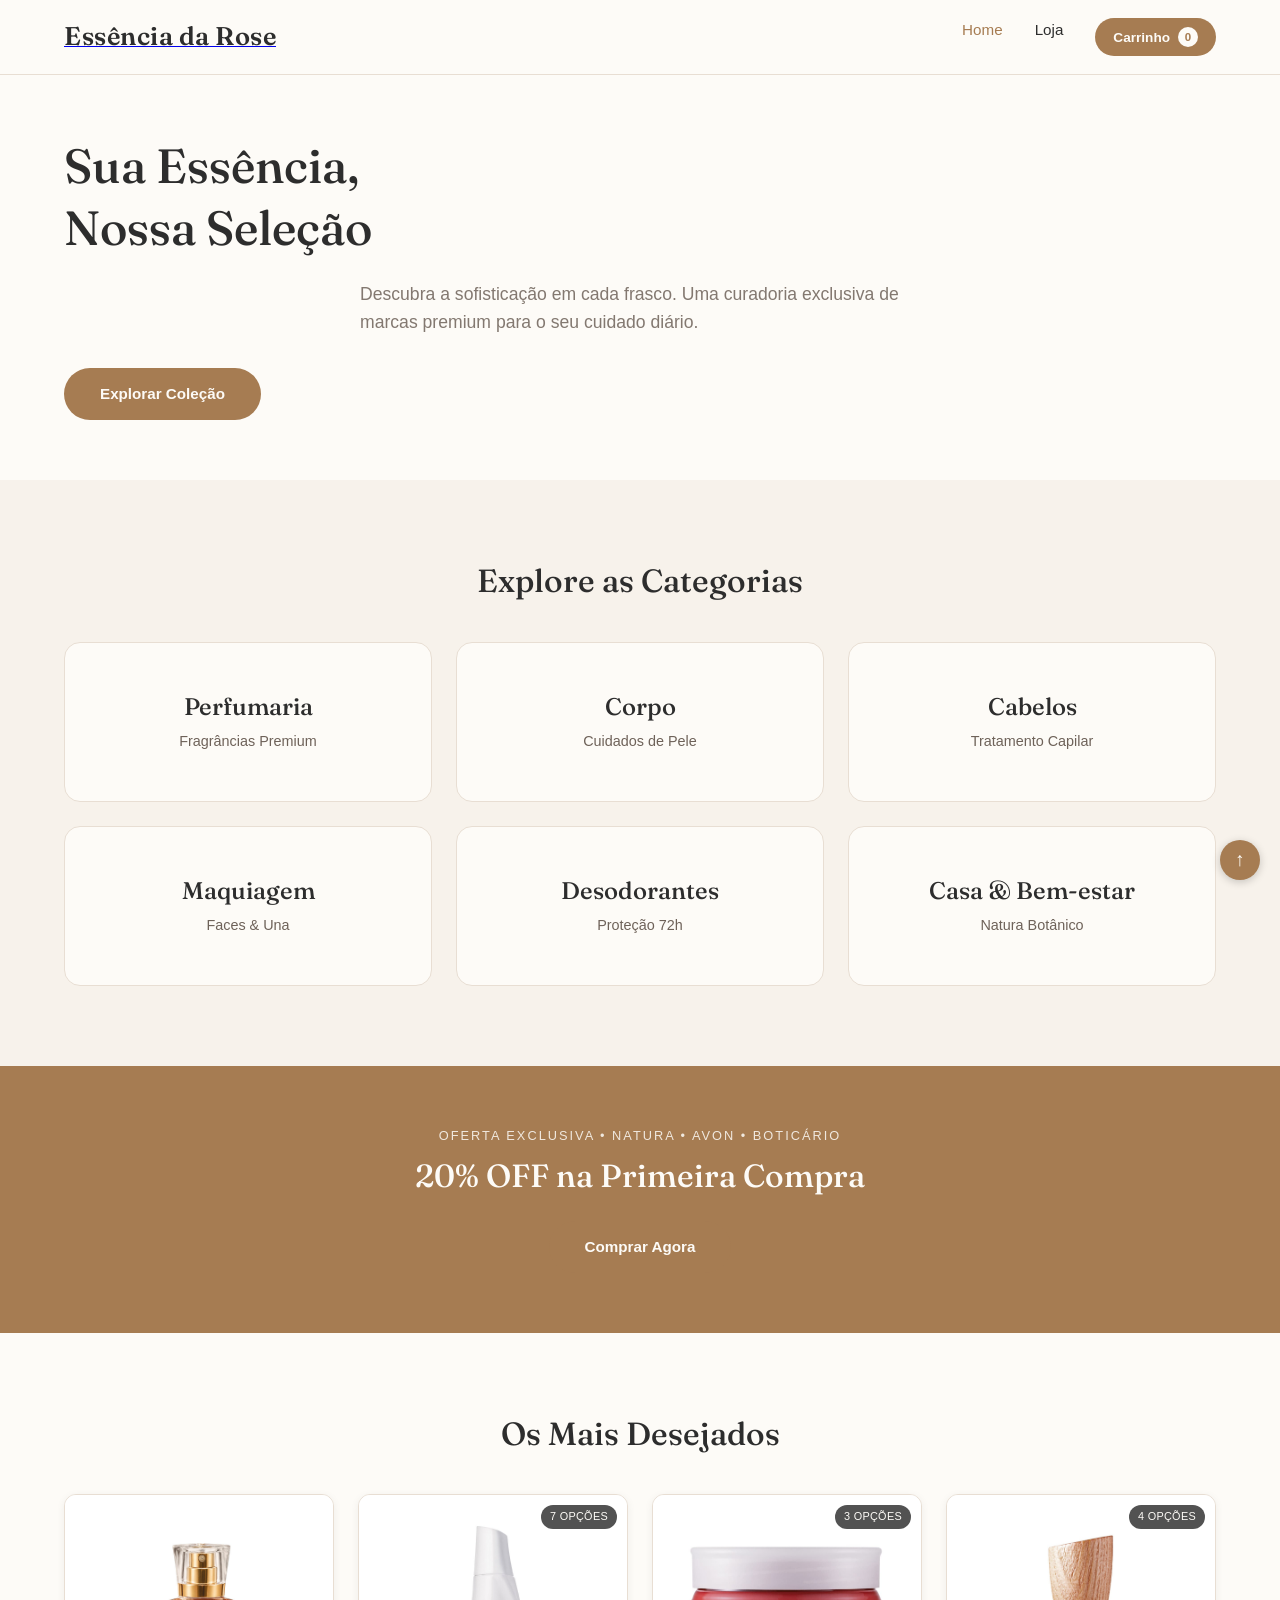
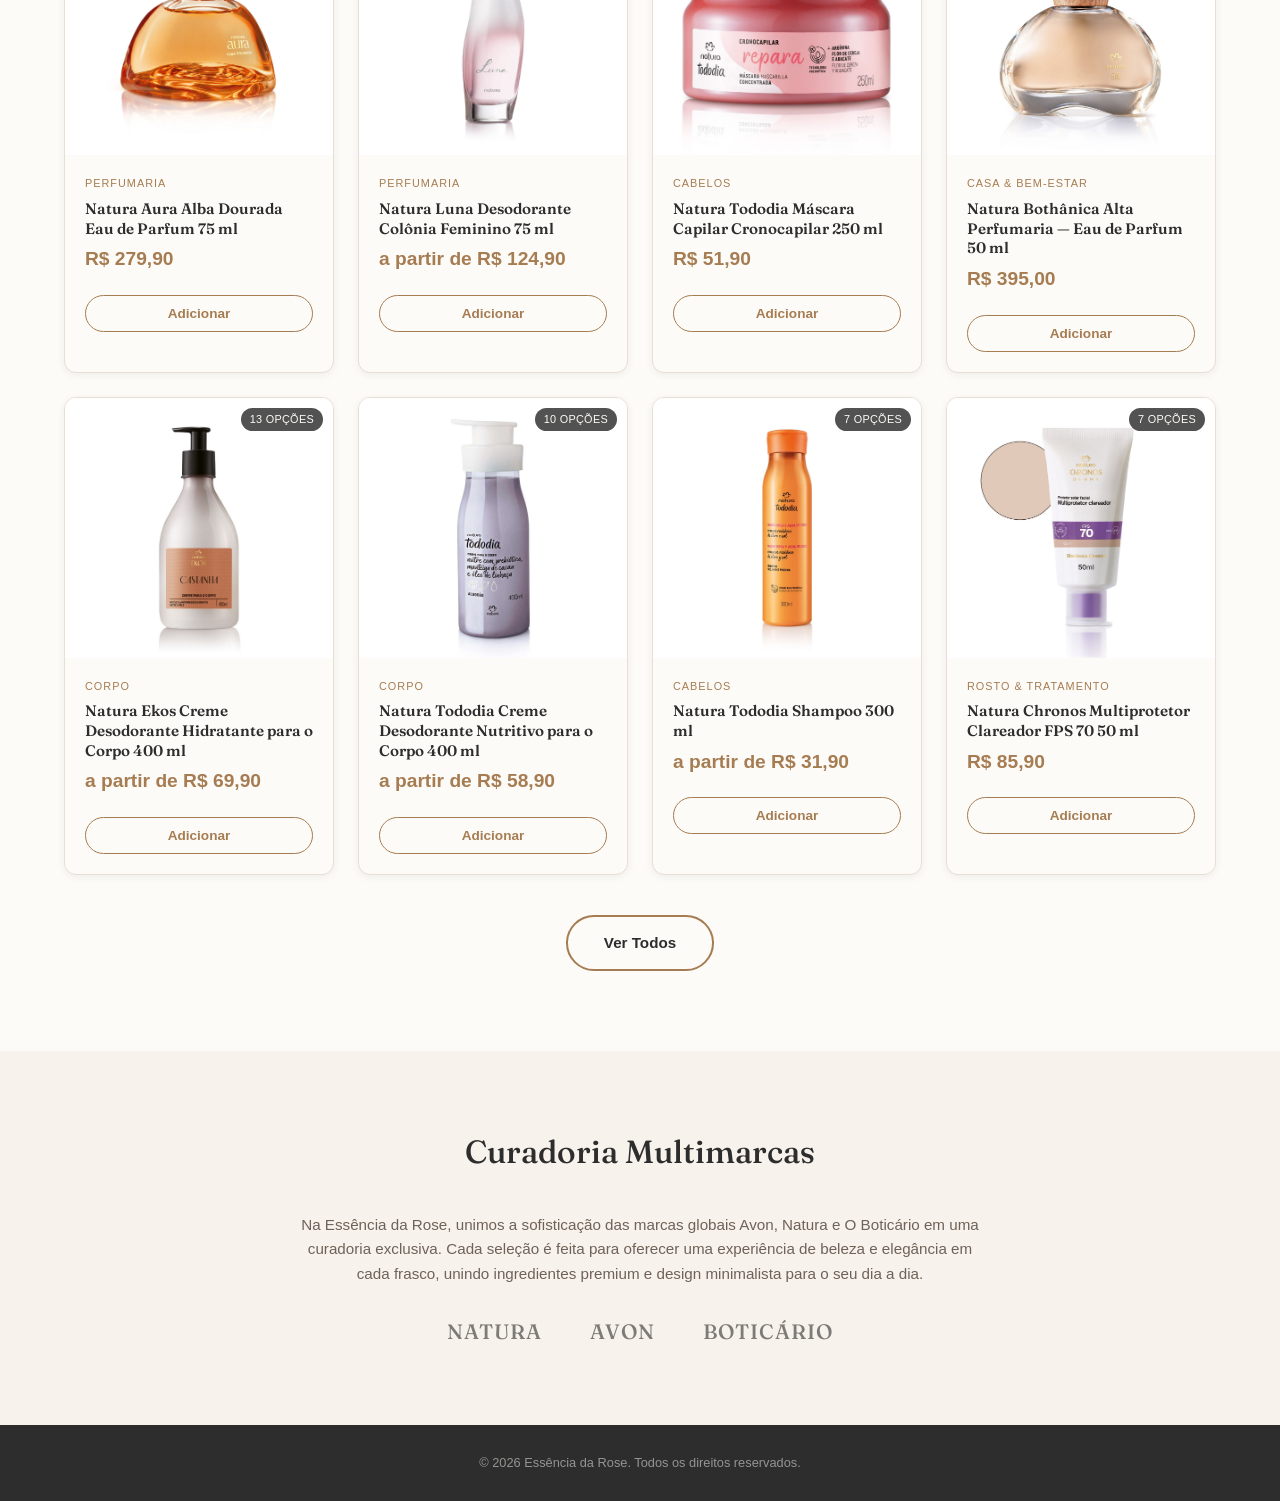
<file: index.html>
<!DOCTYPE html>
<html lang="pt-BR">
<head>
    <meta charset="UTF-8">
    <meta name="viewport" content="width=device-width, initial-scale=1.0">
    <title>Essência da Rose</title>
    <link rel="stylesheet" href="css/style.css">
    <link rel="preconnect" href="https://fonts.googleapis.com">
    <link href="https://fonts.googleapis.com/css2?family=Fraunces:opsz,wght@9..144,400;9..144,500;9..144,600;9..144,700&family=Helvetica+Neue:wght@400;500;600&display=swap" rel="stylesheet">
</head>
<body class="responsive">

    <div id="SITE_CONTAINER">
        <div id="site-root">
            <div id="masterPage" class="mesh-layout">

                <div id="SITE_HEADER">
                    <nav class="navbar">
                        <div class="nav-container">
                            <a href="index.html" class="logo">
                                <span class="logo-text">Essência da Rose</span>
                            </a>
                            <div class="nav-links">
                                <a href="index.html" class="active">Home</a>
                                <a href="loja.html">Loja</a>
                            </div>
                        </div>
                    </nav>
                </div>

                <div id="WIX_ADS"></div>

                <div id="PAGES_CONTAINER">
                    <div id="main_MF" class="main_MF">

                        <section class="site-section">
                            <div class="section-inner">
                                <div class="container">
                                    <div class="hero-content">
                                        <h1>Sua Essência,<br>Nossa Seleção</h1>
                                        <p>Descubra a sofisticação em cada frasco. Uma curadoria exclusiva de marcas premium para o seu cuidado diário.</p>
                                        <a href="loja.html" class="btn-primary">Explorar Coleção</a>
                                    </div>
                                </div>
                            </div>
                        </section>

                        <section class="site-section categories">
                            <div class="section-inner">
                                <div class="container">
                                    <h2 class="section-title">Explore as Categorias</h2>
                                    <div class="category-grid">
                                        <a href="loja.html?cat=Perfumaria" class="category-card">
                                            <h3>Perfumaria</h3>
                                            <p>Fragrâncias Premium</p>
                                        </a>
                                        <a href="loja.html?cat=Corpo" class="category-card">
                                            <h3>Corpo</h3>
                                            <p>Cuidados de Pele</p>
                                        </a>
                                        <a href="loja.html?cat=Cabelos" class="category-card">
                                            <h3>Cabelos</h3>
                                            <p>Tratamento Capilar</p>
                                        </a>
                                        <a href="loja.html?cat=Maquiagem" class="category-card">
                                            <h3>Maquiagem</h3>
                                            <p>Faces &amp; Una</p>
                                        </a>
                                        <a href="loja.html?cat=Desodorantes" class="category-card">
                                            <h3>Desodorantes</h3>
                                            <p>Proteção 72h</p>
                                        </a>
                                        <a href="loja.html?cat=Casa%20%26%20Bem-estar" class="category-card">
                                            <h3>Casa &amp; Bem-estar</h3>
                                            <p>Natura Botânico</p>
                                        </a>
                                    </div>
                                </div>
                            </div>
                        </section>

                        <section class="site-section offer-banner">
                            <div class="section-inner">
                                <div class="container">
                                    <div class="offer-content">
                                        <p class="offer-brand">OFERTA EXCLUSIVA • NATURA • AVON • BOTICÁRIO</p>
                                        <h2>20% OFF na Primeira Compra</h2>
                                        <a href="loja.html" class="btn-primary">Comprar Agora</a>
                                    </div>
                                </div>
                            </div>
                        </section>

                        <section class="site-section featured-products">
                            <div class="section-inner">
                                <div class="container">
                                    <h2 class="section-title">Os Mais Desejados</h2>
                                    <div id="products-grid" class="products-grid">
                                    </div>
                                    <div class="view-all">
                                        <a href="loja.html" class="btn-secondary">Ver Todos</a>
                                    </div>
                                </div>
                            </div>
                        </section>

                        <section class="site-section brands-section">
                            <div class="section-inner">
                                <div class="container">
                                    <h2 class="section-title">Curadoria Multimarcas</h2>
                                    <p class="brands-desc">Na Essência da Rose, unimos a sofisticação das marcas globais Avon, Natura e O Boticário em uma curadoria exclusiva. Cada seleção é feita para oferecer uma experiência de beleza e elegância em cada frasco, unindo ingredientes premium e design minimalista para o seu dia a dia.</p>
                                    <div class="brands-logos">
                                        <span class="brand-name">NATURA</span>
                                        <span class="brand-name">AVON</span>
                                        <span class="brand-name">BOTICÁRIO</span>
                                    </div>
                                </div>
                            </div>
                        </section>

                    </div>
                </div>

                <div id="BACKGROUND_GROUP_TRANSITION_GROUP"></div>

                <div id="SITE_FOOTER">
                    <footer class="footer">
                        <div class="container">
                            <div class="footer-bottom">
                                <p>&copy; 2026 Essência da Rose. Todos os direitos reservados.</p>
                            </div>
                        </div>
                    </footer>
                </div>

            </div>
        </div>
        <div id="SCROLL_TO_TOP">
            <a href="#top" title="Voltar ao topo">↑</a>
        </div>
    </div>

    <script src="js/products.js"></script>
    <script src="js/product-images.js"></script>
    <script src="js/script.js"></script>
</body>
</html>
</file>
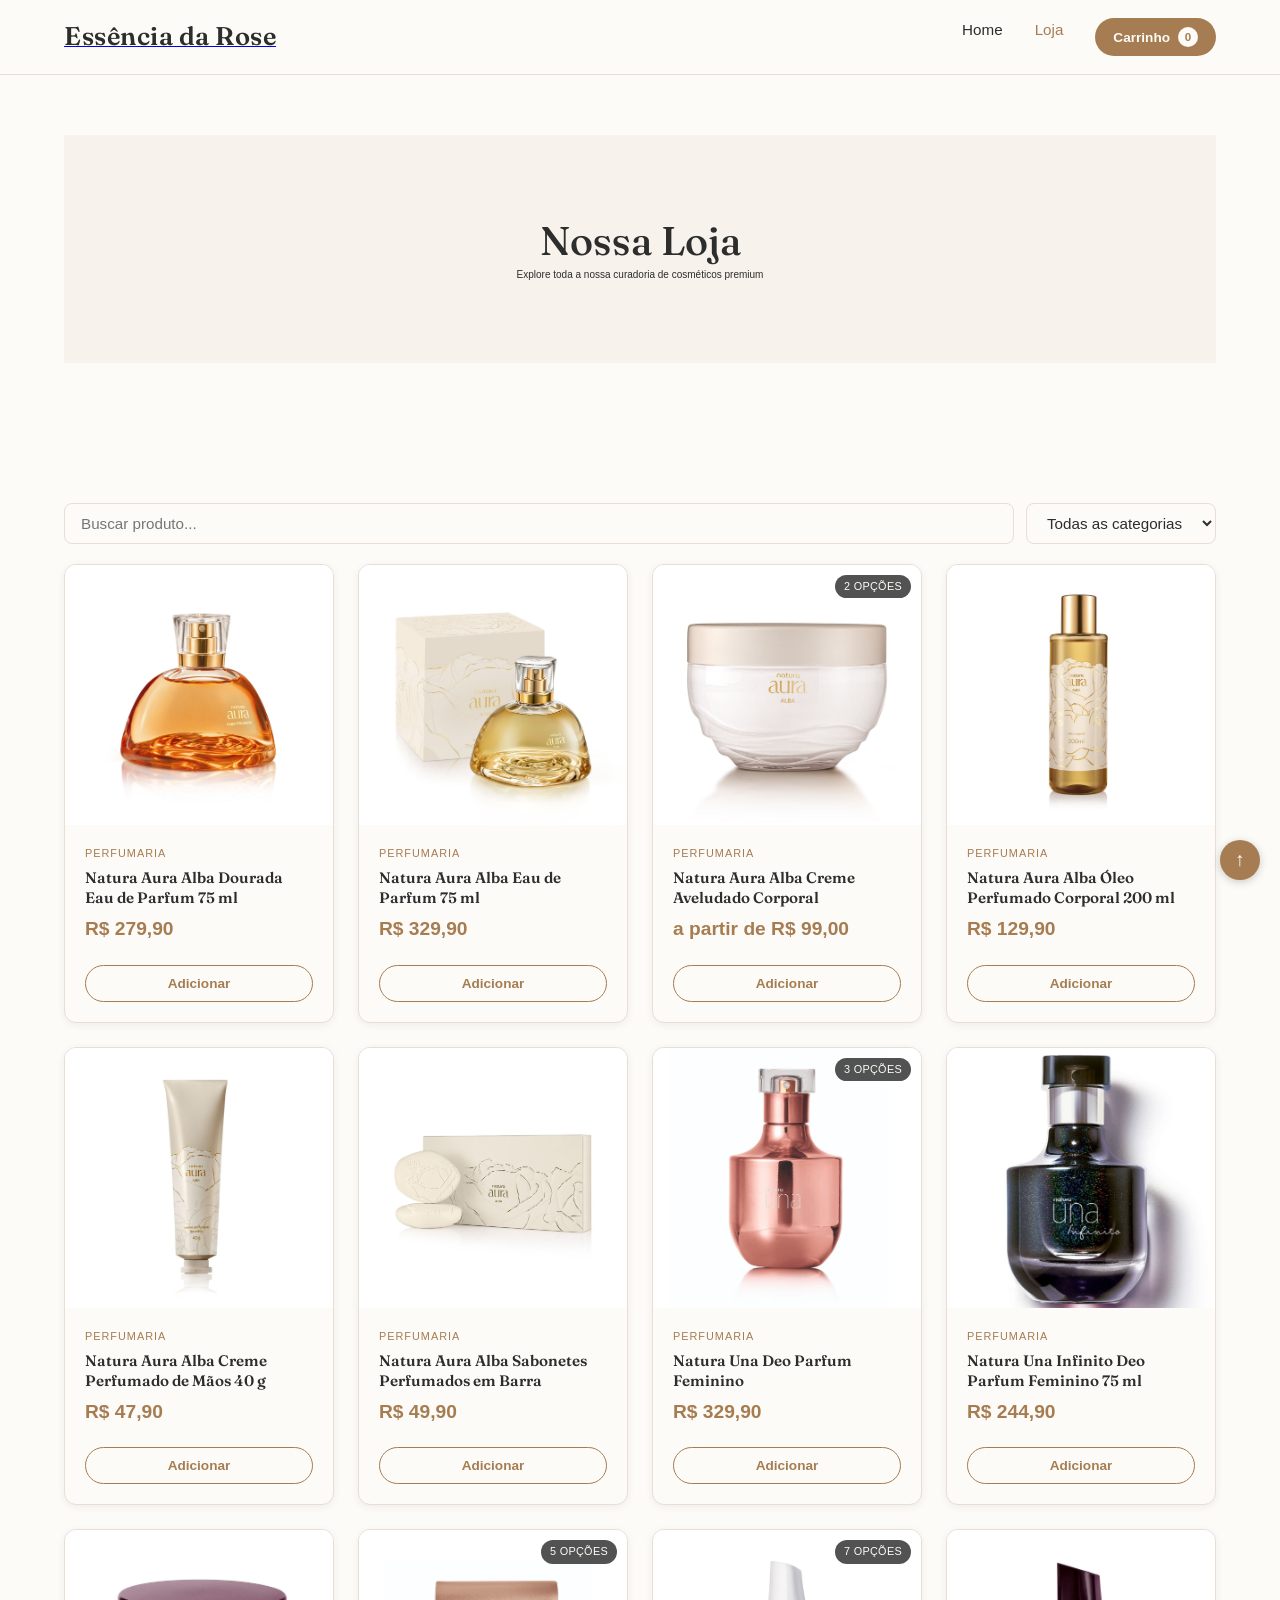
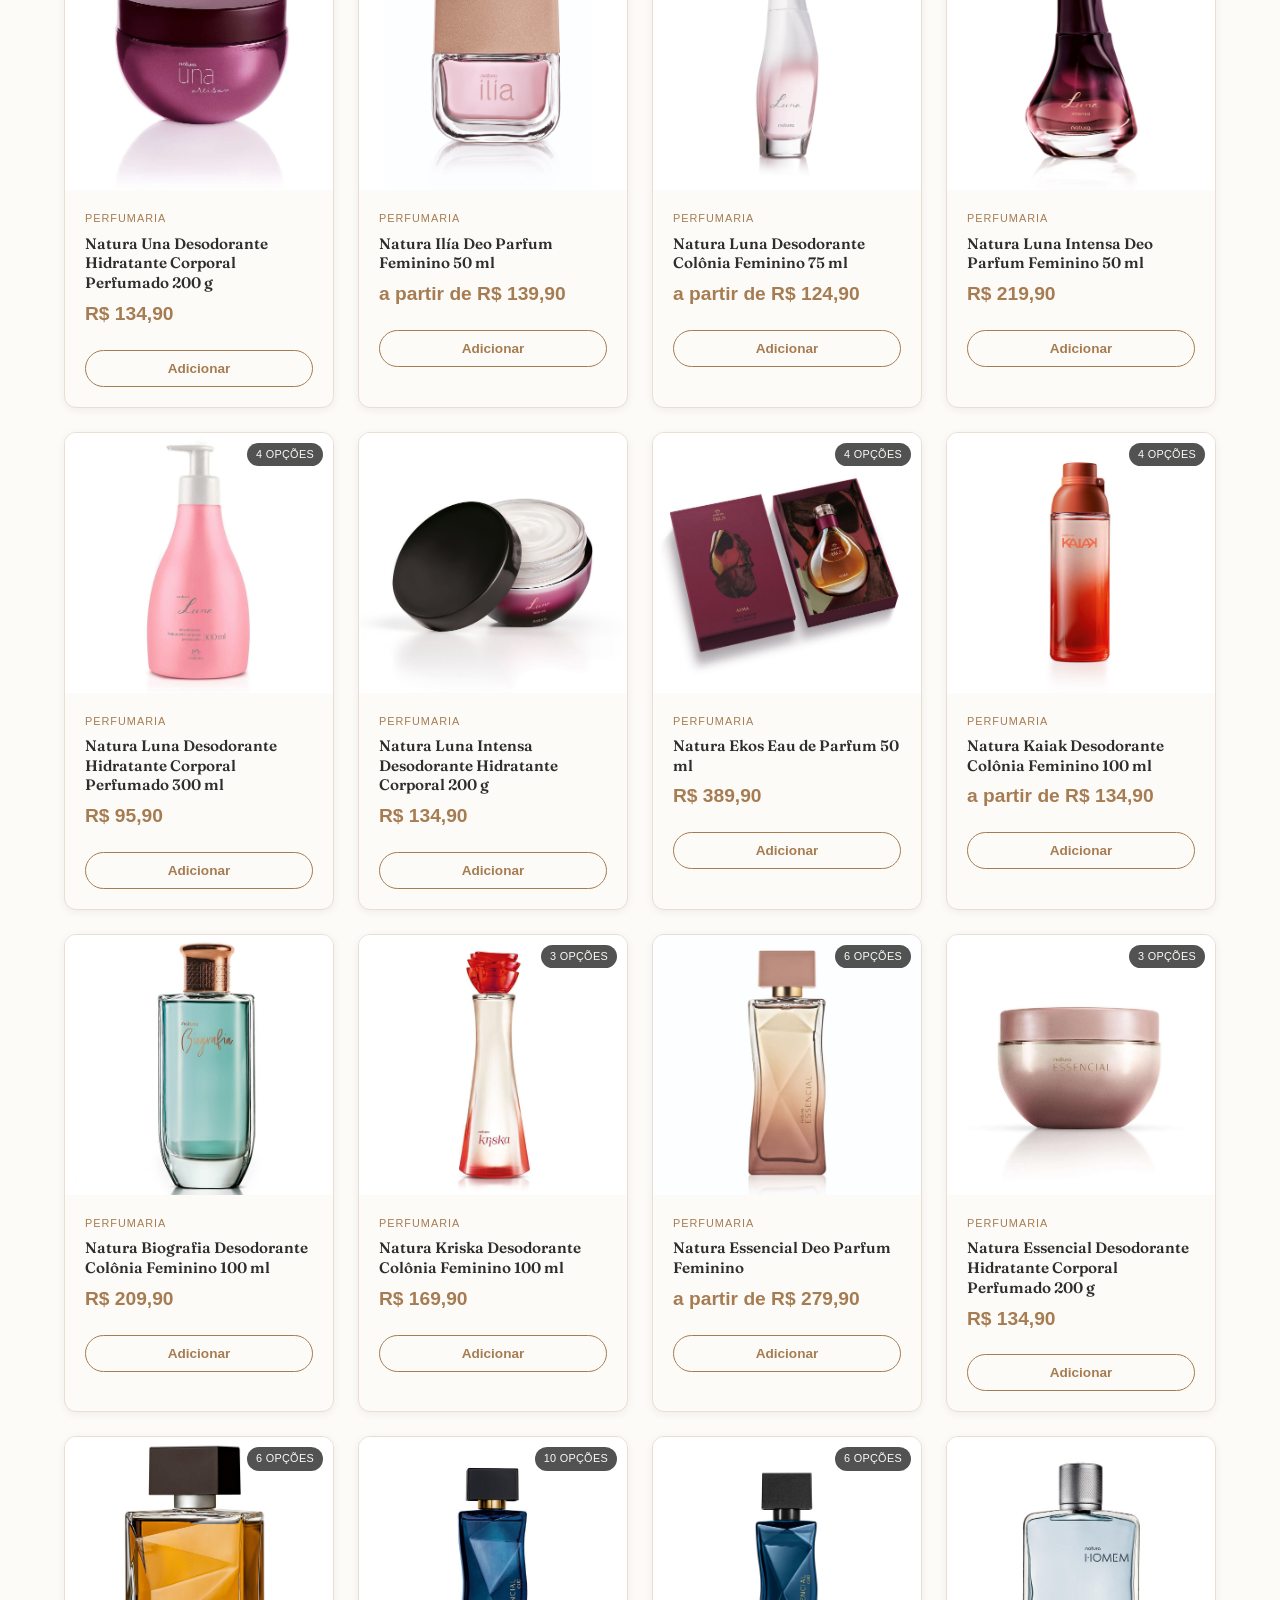
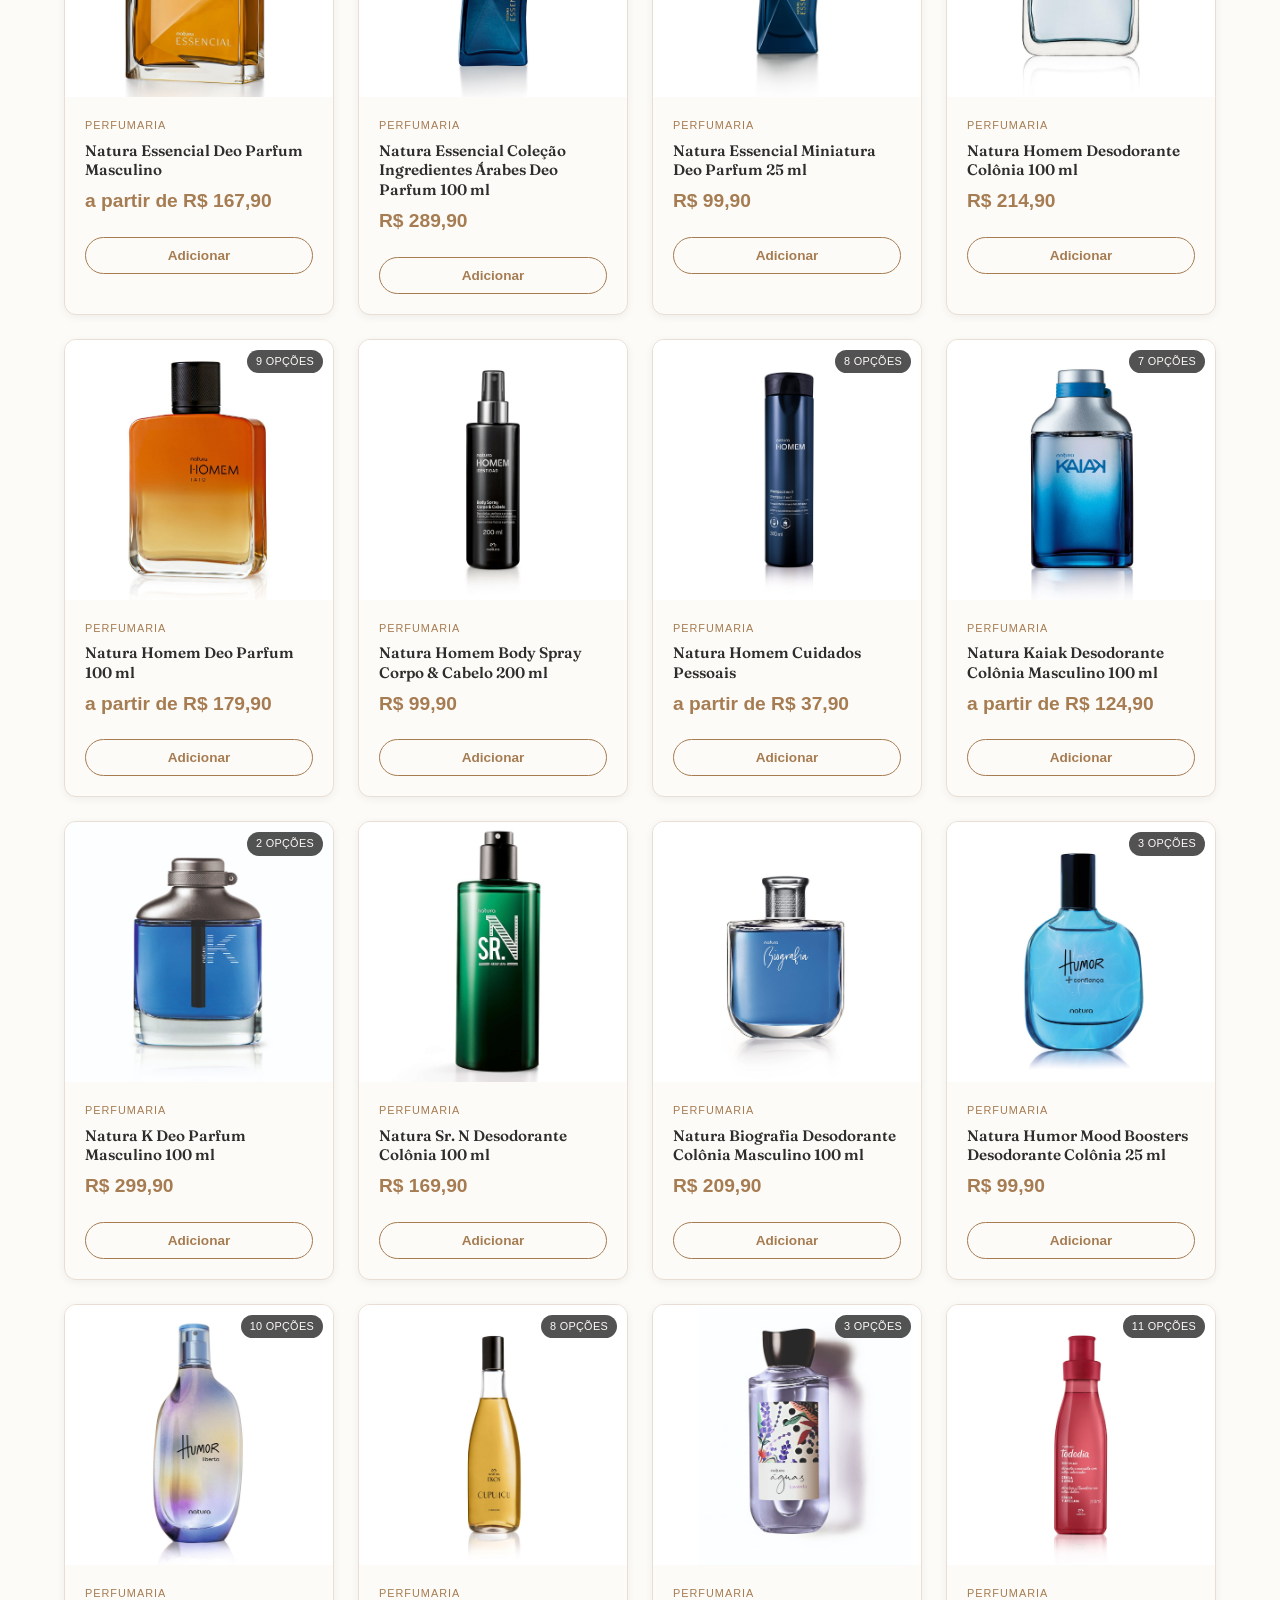
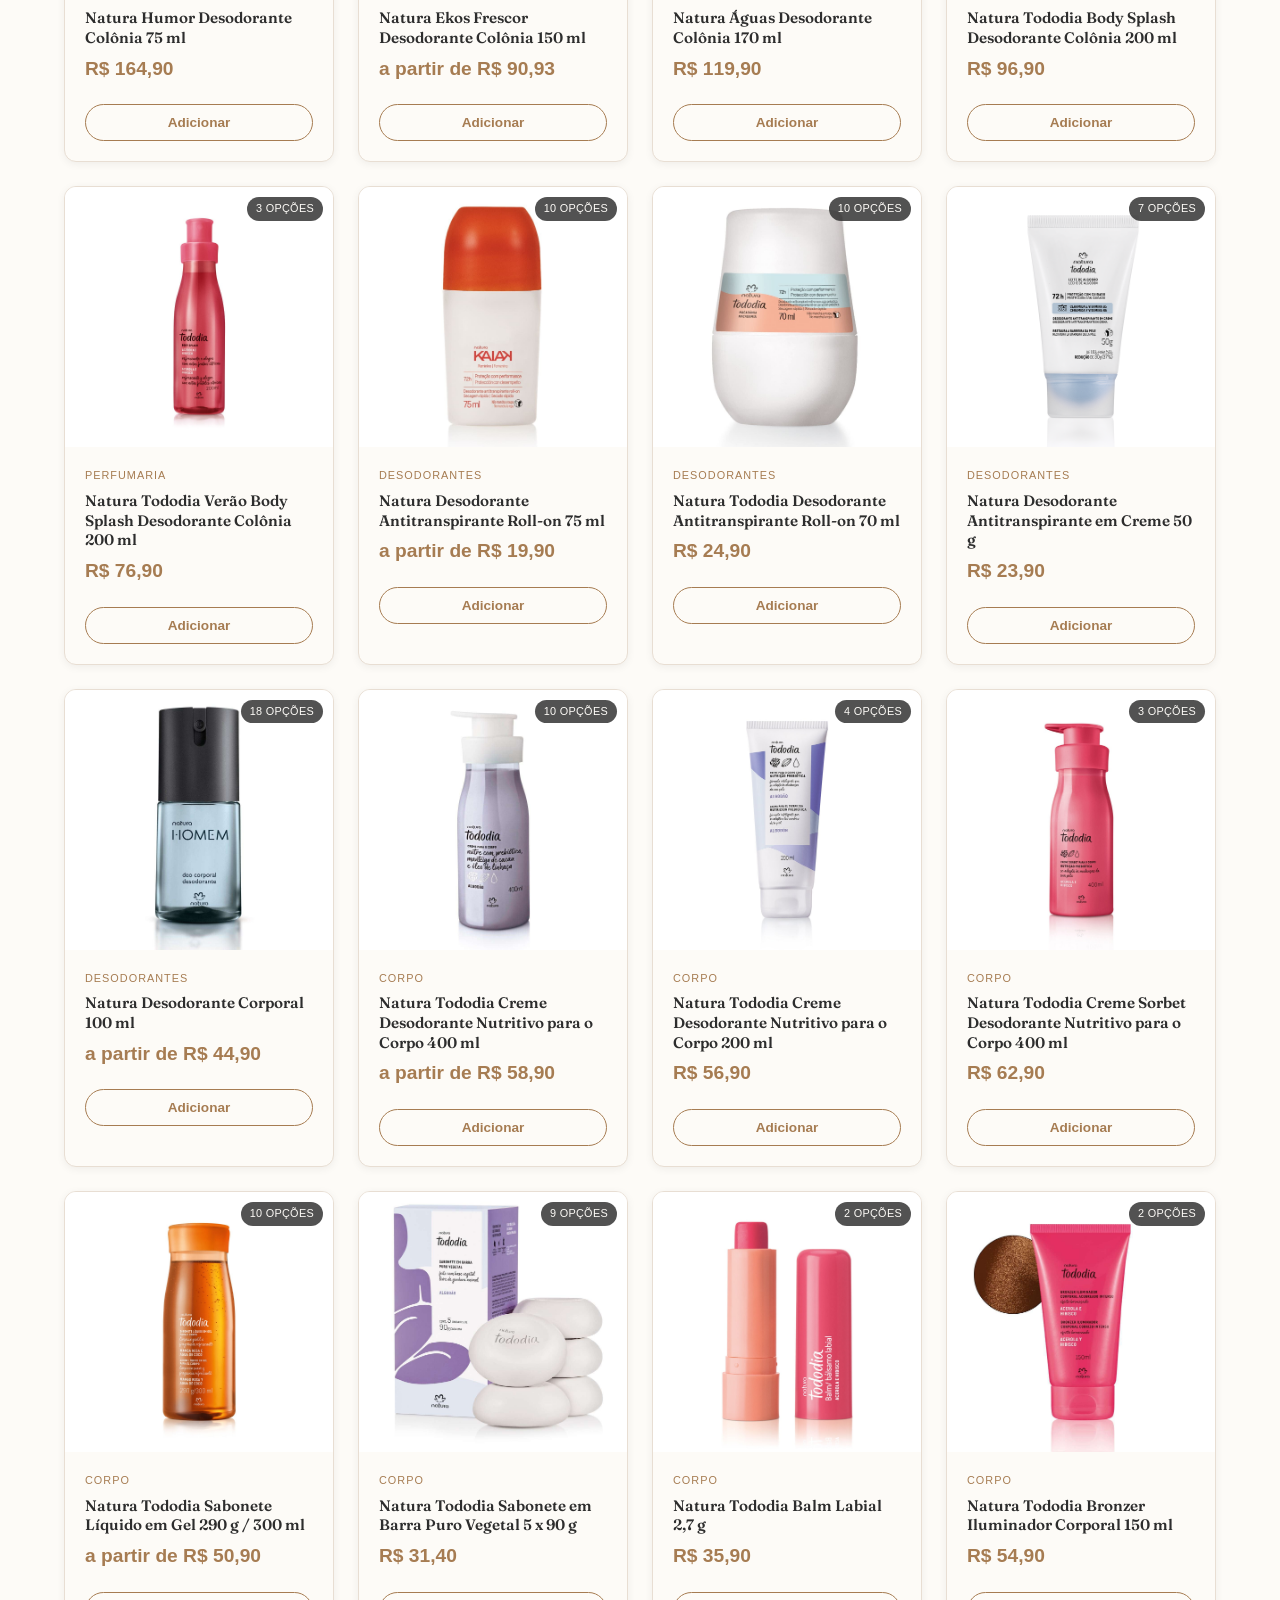
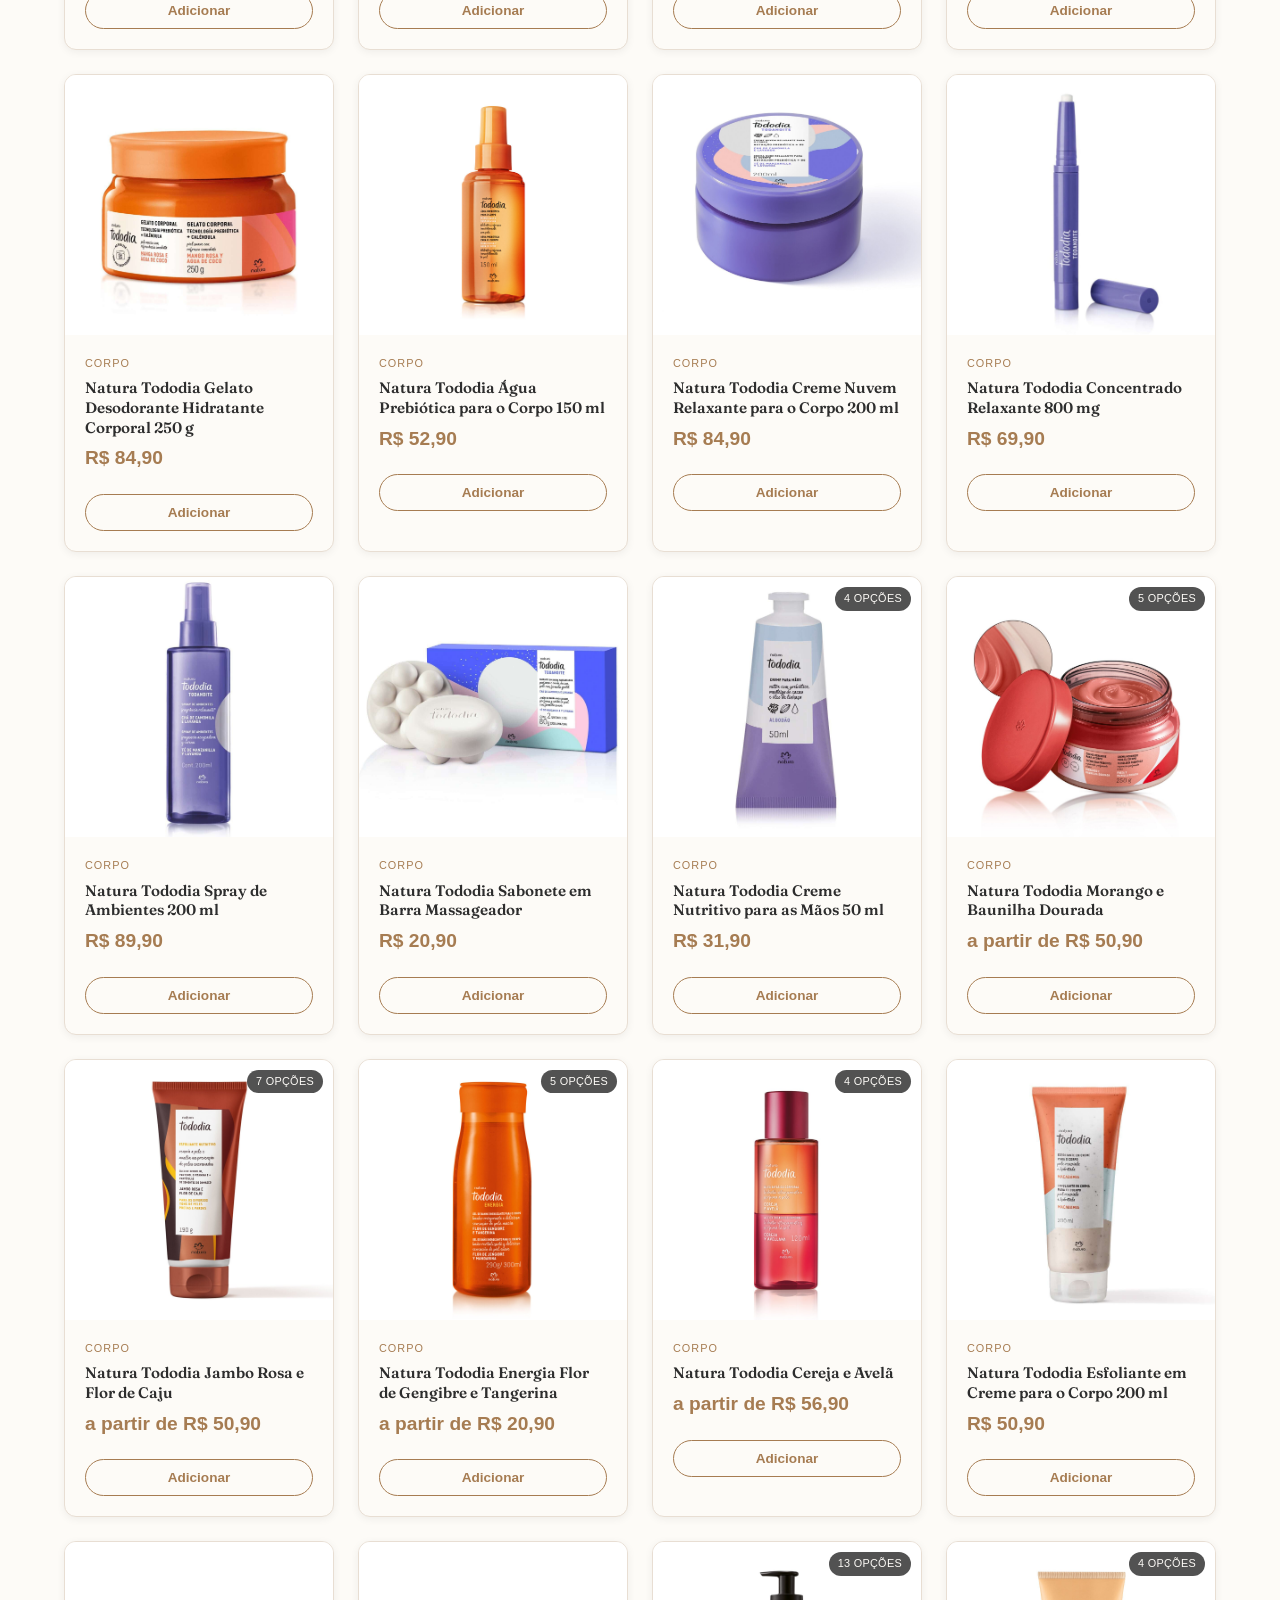
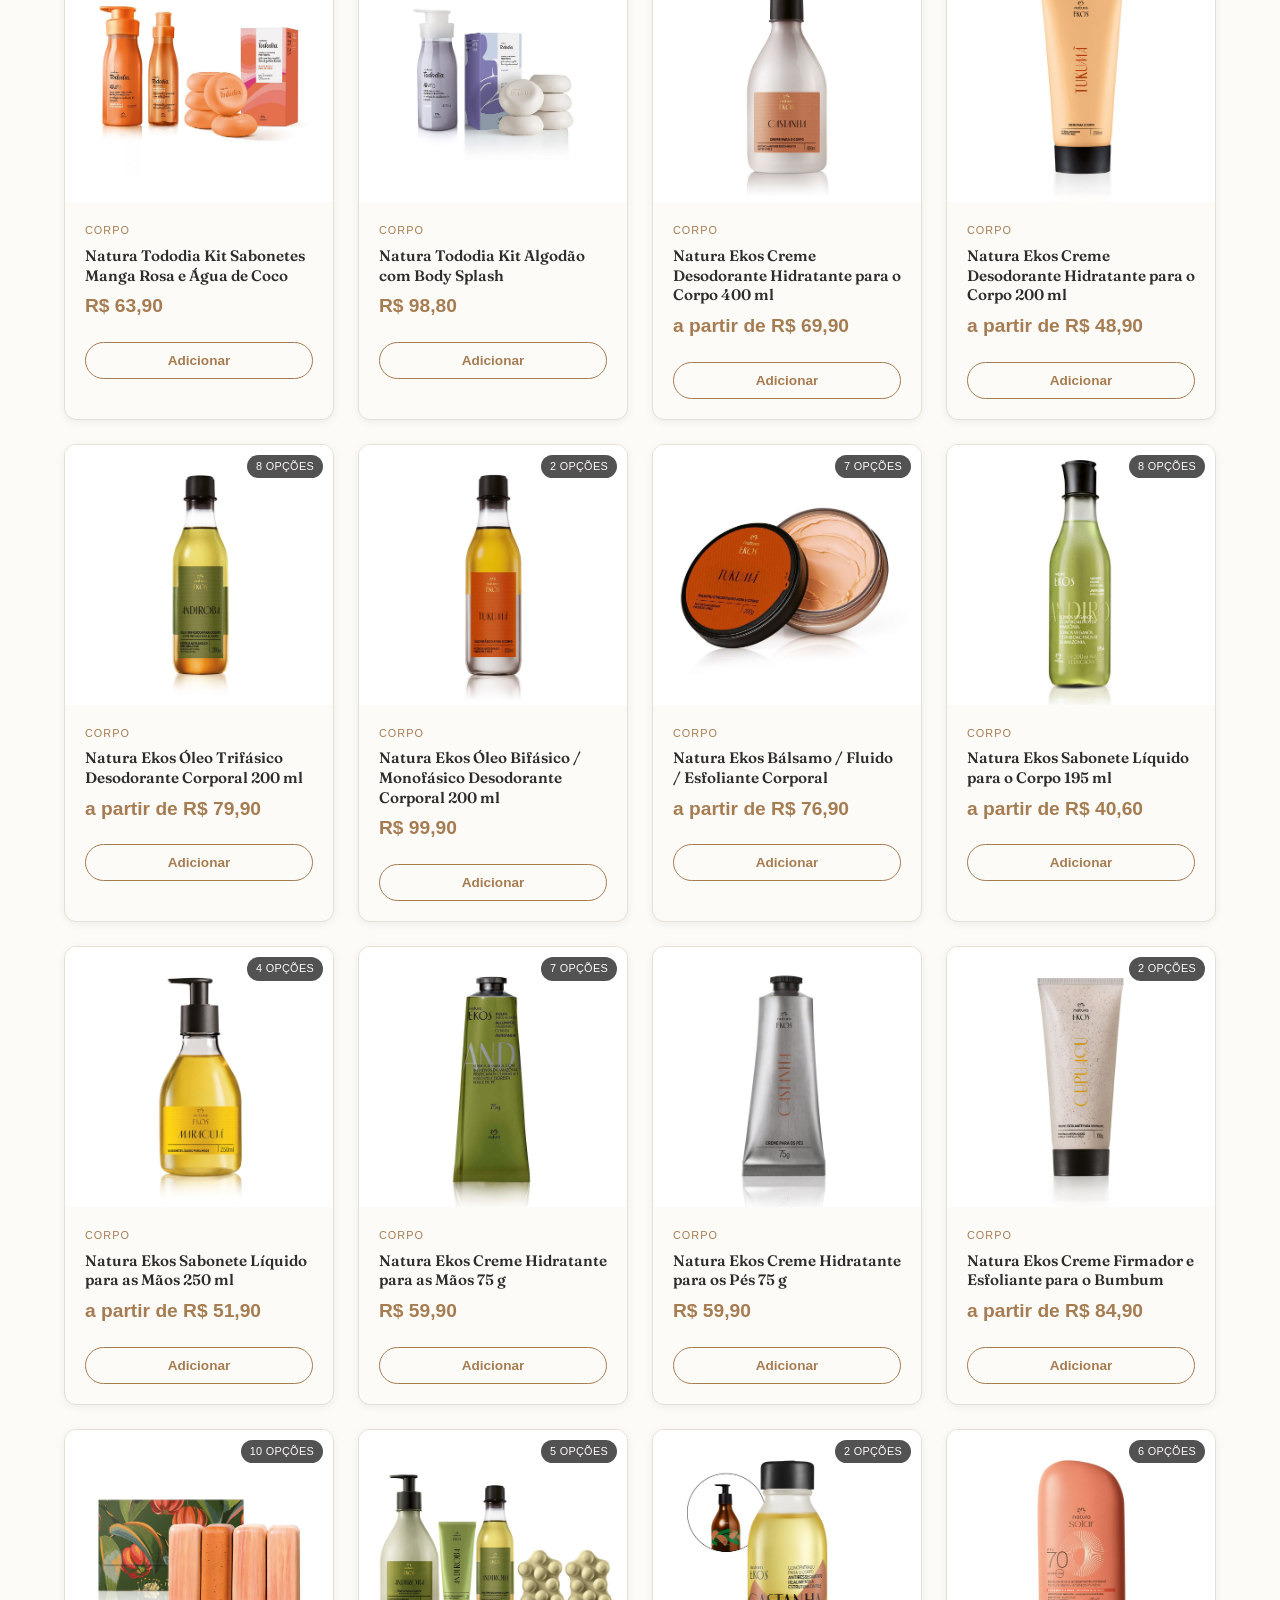
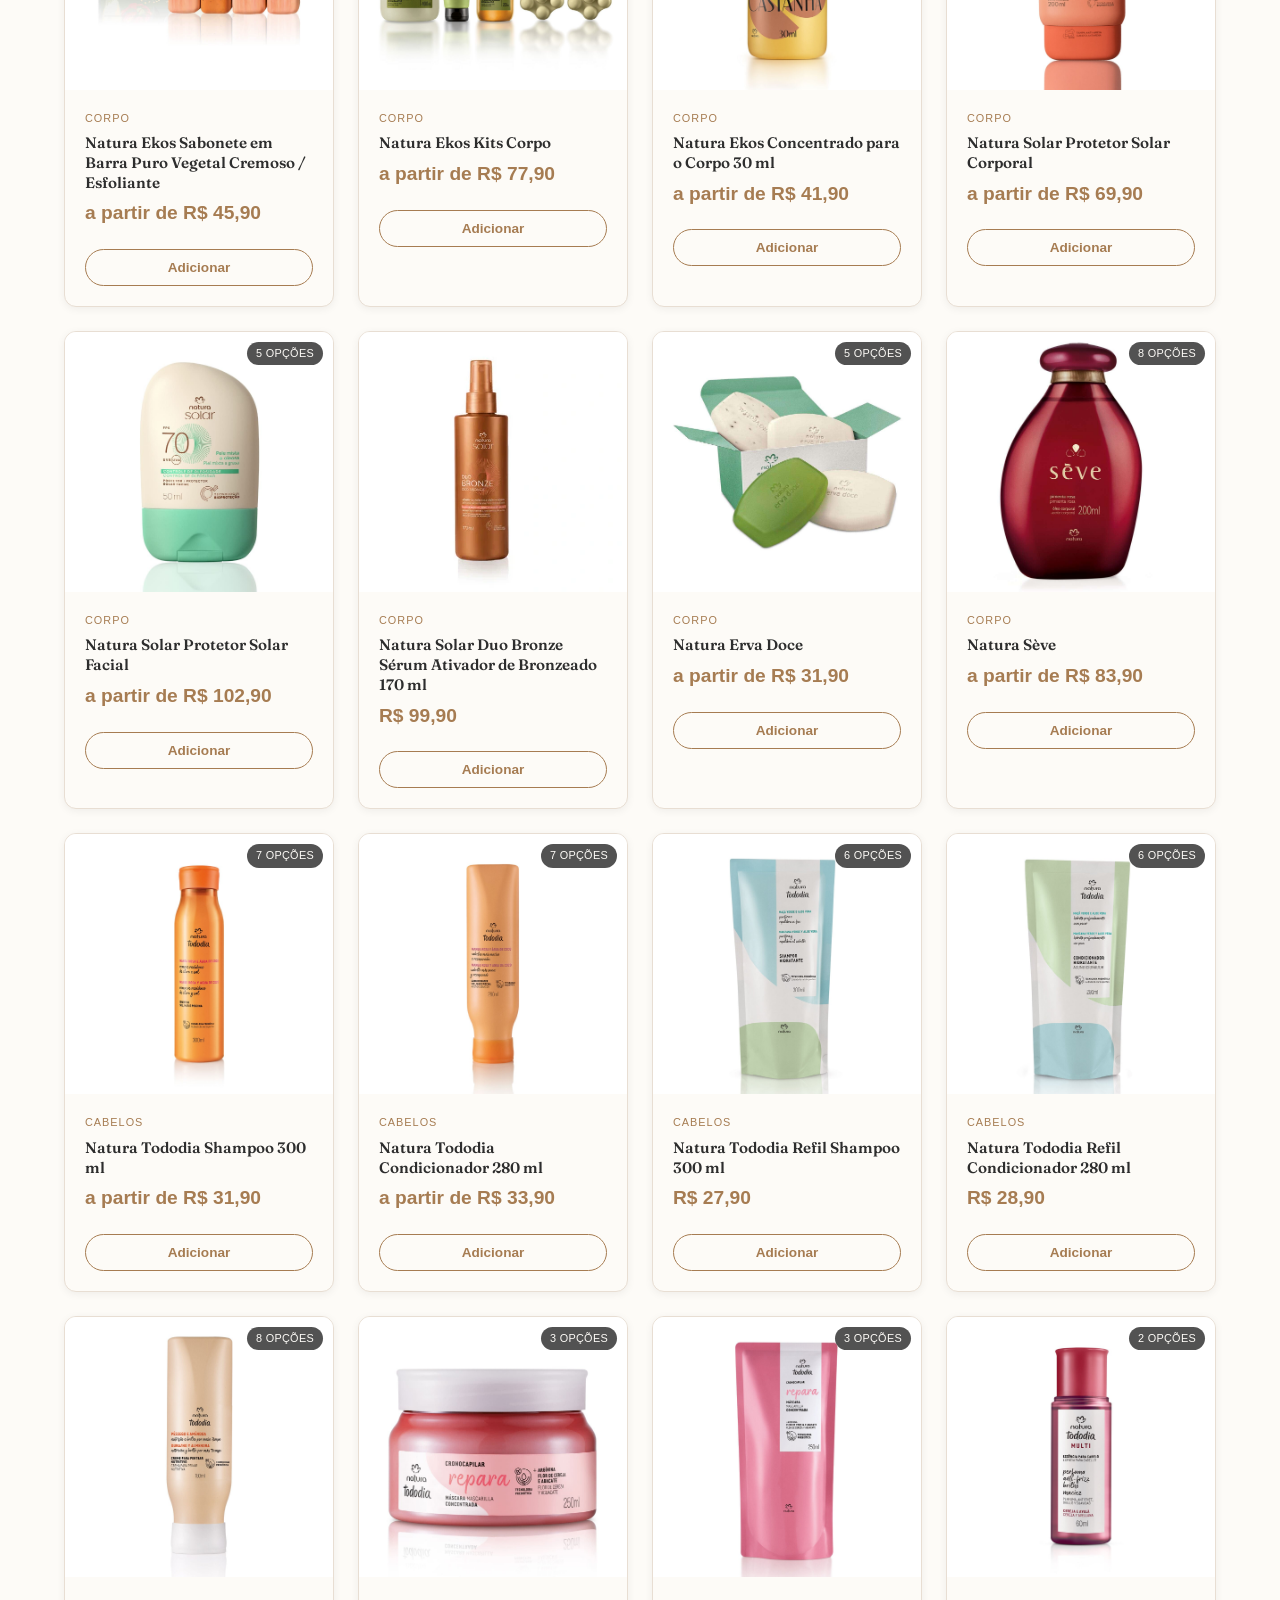
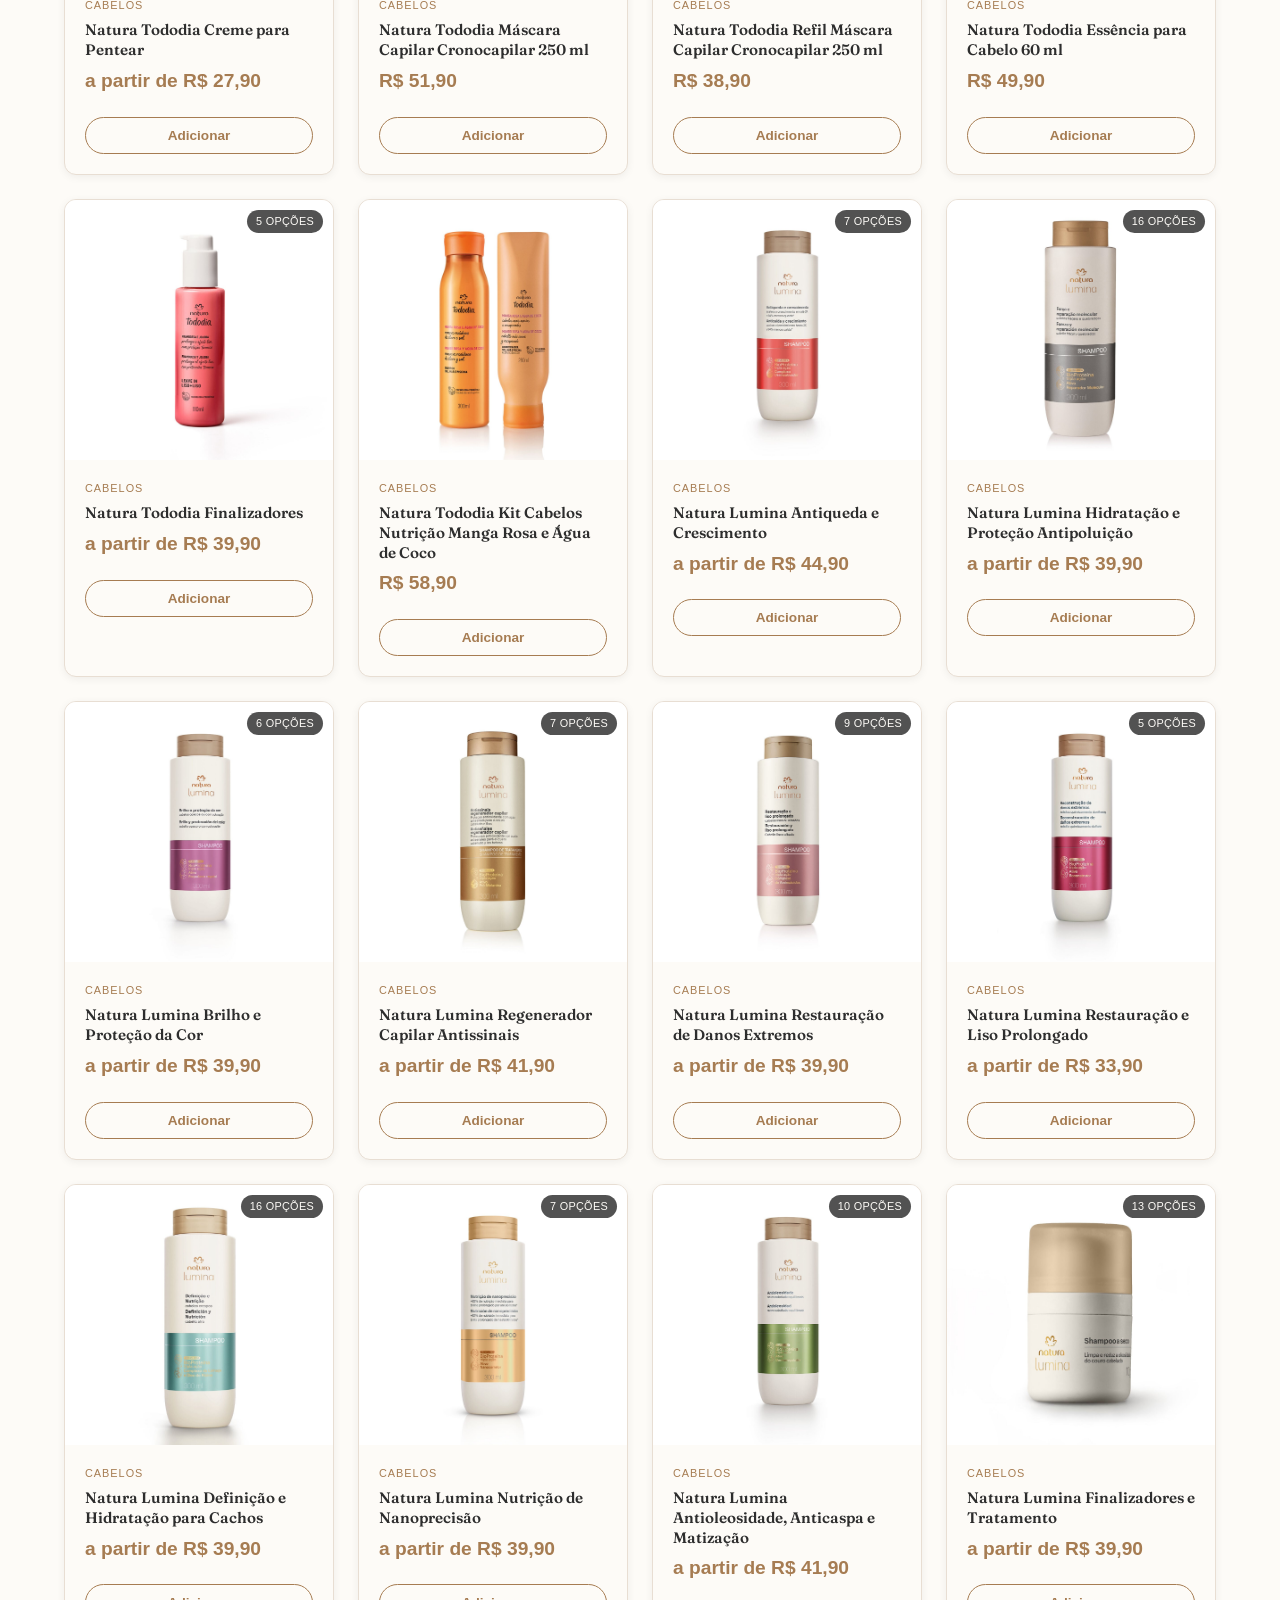
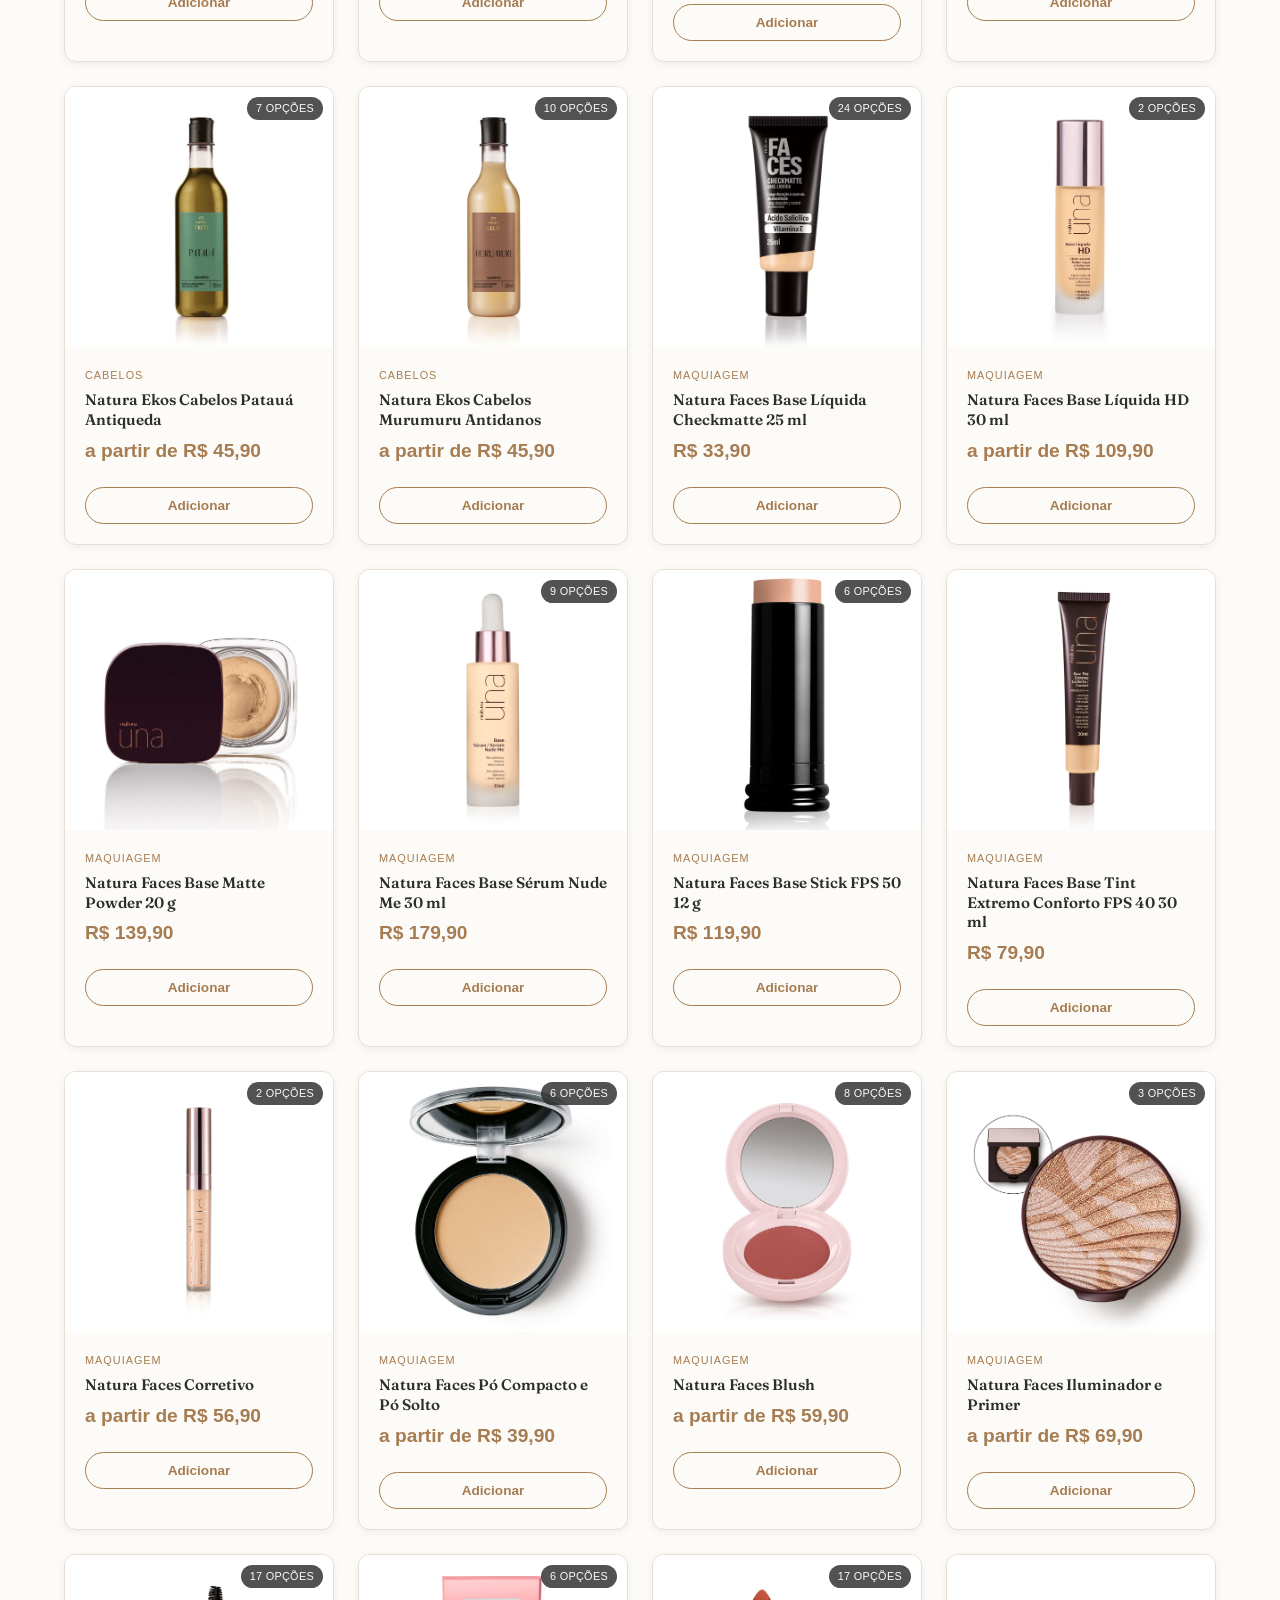
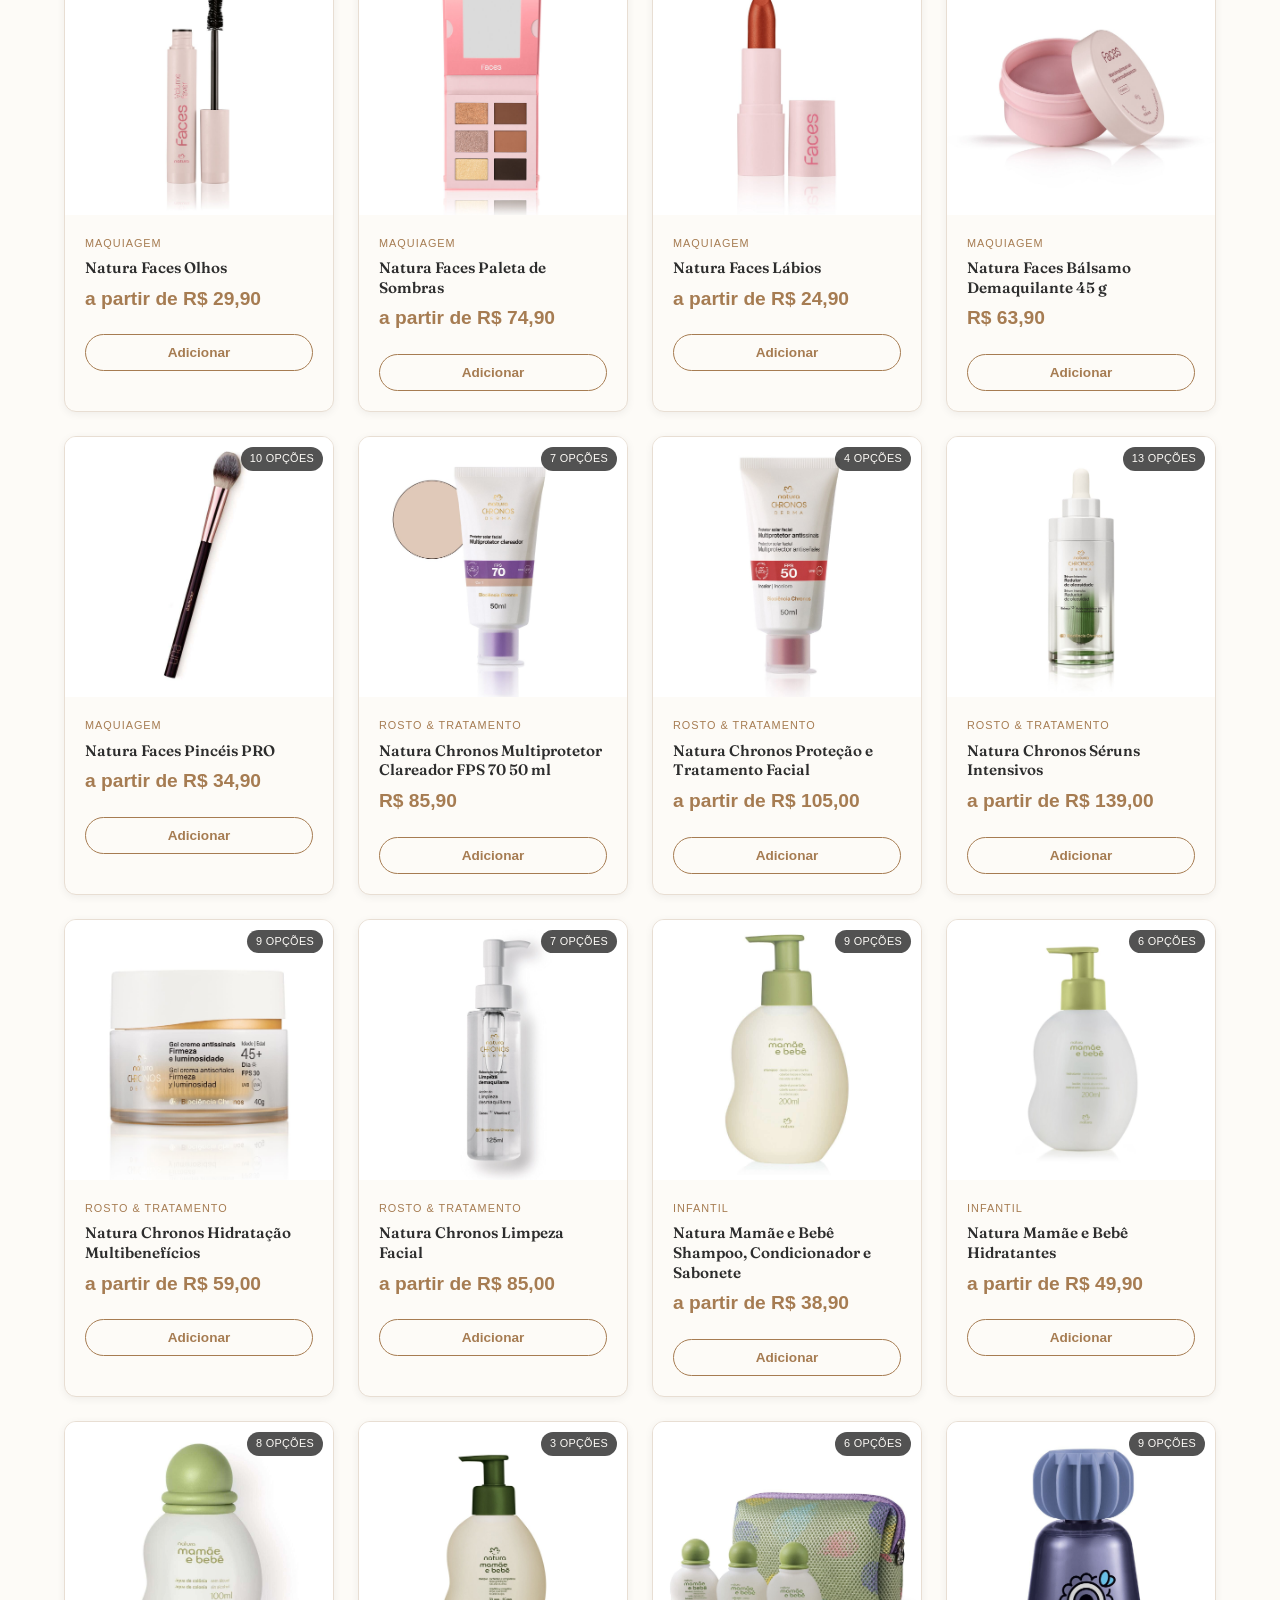
<file: loja.html>
<!DOCTYPE html>
<html lang="pt-BR">
<head>
    <meta charset="UTF-8">
    <meta name="viewport" content="width=device-width, initial-scale=1.0">
    <title>Loja | Essência da Rose</title>
    <link rel="stylesheet" href="css/style.css">
    <link rel="preconnect" href="https://fonts.googleapis.com">
    <link href="https://fonts.googleapis.com/css2?family=Fraunces:opsz,wght@9..144,400;9..144,500;9..144,600;9..144,700&family=Helvetica+Neue:wght@400;500;600&display=swap" rel="stylesheet">
</head>
<body class="responsive">

    <div id="SITE_CONTAINER">
        <div id="site-root">
            <div id="masterPage" class="mesh-layout">

                <div id="SITE_HEADER">
                    <nav class="navbar">
                        <div class="nav-container">
                            <a href="index.html" class="logo">
                                <span class="logo-text">Essência da Rose</span>
                            </a>
                            <div class="nav-links">
                                <a href="index.html">Home</a>
                                <a href="loja.html" class="active">Loja</a>
                            </div>
                        </div>
                    </nav>
                </div>

                <div id="WIX_ADS"></div>

                <div id="PAGES_CONTAINER">
                    <div id="main_MF" class="main_MF">

                        <section class="site-section">
                            <div class="section-inner">
                                <div class="container">
                                    <div class="page-hero">
                                        <h1>Nossa Loja</h1>
                                        <p>Explore toda a nossa curadoria de cosméticos premium</p>
                                    </div>
                                </div>
                            </div>
                        </section>

                        <section class="site-section">
                            <div class="section-inner">
                                <div class="container" style="padding-top:0;">
                                    <div class="filter-bar">
                                        <input type="text" id="search" placeholder="Buscar produto...">
                                        <select id="category-filter">
                                            <option value="all">Todas as categorias</option>
                                            <option value="Fragrâncias">Fragrâncias</option>
                                            <option value="Cabelos">Cabelos</option>
                                            <option value="Desodorantes">Desodorantes</option>
                                        </select>
                                    </div>

                                    <div id="products-grid" class="products-grid">
                                    </div>
                                    <div id="no-results" class="no-results" style="display:none;">
                                        <p>Nenhum produto encontrado.</p>
                                    </div>
                                </div>
                            </div>
                        </section>

                    </div>
                </div>

                <div id="BACKGROUND_GROUP_TRANSITION_GROUP"></div>

                <div id="SITE_FOOTER">
                    <footer class="footer">
                        <div class="container">
                            <div class="footer-bottom">
                                <p>&copy; 2026 Essência da Rose. Todos os direitos reservados.</p>
                            </div>
                        </div>
                    </footer>
                </div>

            </div>
        </div>
        <div id="SCROLL_TO_TOP">
            <a href="#top" title="Voltar ao topo">↑</a>
        </div>
    </div>

    <script src="js/products.js"></script>
    <script src="js/product-images.js"></script>
    <script src="js/script.js"></script>
</body>
</html>
</file>
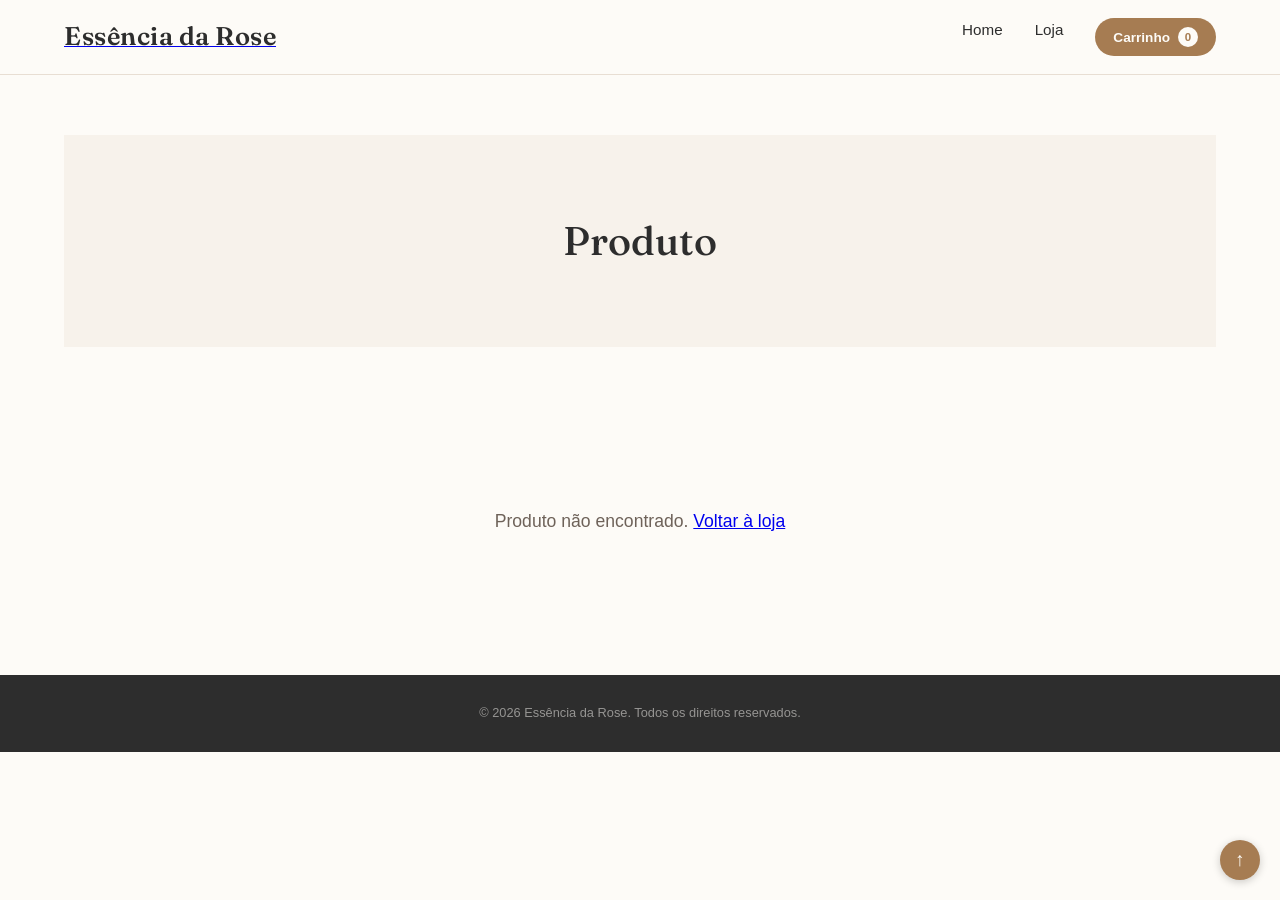
<file: produto.html>
<!DOCTYPE html>
<html lang="pt-BR">
<head>
    <meta charset="UTF-8">
    <meta name="viewport" content="width=device-width, initial-scale=1.0">
    <title>Produto | Essência da Rose</title>
    <link rel="stylesheet" href="css/style.css">
    <link rel="preconnect" href="https://fonts.googleapis.com">
    <link href="https://fonts.googleapis.com/css2?family=Fraunces:opsz,wght@9..144,400;9..144,500;9..144,600;9..144,700&family=Helvetica+Neue:wght@400;500;600&display=swap" rel="stylesheet">
</head>
<body class="responsive">

    <div id="SITE_CONTAINER">
        <div id="site-root">
            <div id="masterPage" class="mesh-layout">

                <div id="SITE_HEADER">
                    <nav class="navbar">
                        <div class="nav-container">
                            <a href="index.html" class="logo">
                                <span class="logo-text">Essência da Rose</span>
                            </a>
                            <div class="nav-links">
                                <a href="index.html">Home</a>
                                <a href="loja.html">Loja</a>
                            </div>
                        </div>
                    </nav>
                </div>

                <div id="WIX_ADS"></div>

                <div id="PAGES_CONTAINER">
                    <div id="main_MF" class="main_MF">

                        <section class="site-section">
                            <div class="section-inner">
                                <div class="container">
                                    <div class="page-hero">
                                        <h1>Produto</h1>
                                    </div>
                                </div>
                            </div>
                        </section>

                        <section class="site-section product-detail">
                            <div class="section-inner">
                                <div class="container" id="product-detail">
                                    <div class="product-detail-grid">
                                        <div class="product-detail-img">
                                            <img id="detail-image" src="imagens/produtos/placeholder.jpg" alt="">
                                        </div>
                                        <div class="product-detail-info">
                                            <span id="detail-category" class="category-tag"></span>
                                            <h1 id="detail-name"></h1>
                                            <p id="detail-brand" class="brand-name-detail"></p>
                                            <p id="detail-price" class="detail-price"></p>
                                            <p id="detail-code" class="detail-code"></p>
                                            <div id="option-wrap" class="option-selector">
                                                <label for="option-select">Escolha a variação:</label>
                                                <select id="option-select"></select>
                                            </div>
                                            <p id="detail-description" class="detail-description"></p>
                                            <div class="quantity-selector">
                                                <label for="quantity">Quantidade:</label>
                                                <input type="number" id="quantity" value="1" min="1">
                                            </div>
                                            <div class="detail-actions">
                                                <button type="button" id="add-to-cart-btn" class="btn-secondary">Adicionar ao carrinho</button>
                                                <button type="button" id="buy-now-btn" class="btn-primary">Comprar pelo WhatsApp</button>
                                            </div>
                                        </div>
                                    </div>
                                </div>
                            </div>
                        </section>

                    </div>
                </div>

                <div id="BACKGROUND_GROUP_TRANSITION_GROUP"></div>

                <div id="SITE_FOOTER">
                    <footer class="footer">
                        <div class="container">
                            <div class="footer-bottom">
                                <p>&copy; 2026 Essência da Rose. Todos os direitos reservados.</p>
                            </div>
                        </div>
                    </footer>
                </div>

            </div>
        </div>
        <div id="SCROLL_TO_TOP">
            <a href="#top" title="Voltar ao topo">↑</a>
        </div>
    </div>

    <script src="js/products.js"></script>
    <script src="js/product-images.js"></script>
    <script src="js/script.js"></script>
</body>
</html>
</file>
<file: css/style.css>
* {
    margin: 0;
    padding: 0;
    box-sizing: border-box;
}

html {
    scroll-behavior: smooth;
}

body {
    font-family: Arial, Helvetica, sans-serif;
    font-size: 10px;
    background-color: #FDFBF7;
    color: #2D2D2D;
    line-height: 1.6;
    -webkit-font-smoothing: antialiased;
    overflow-x: auto;
    overflow-y: scroll;
    height: 100%;
}

@supports (overflow: clip) {
    body:not(.responsive) {
        overflow-x: clip;
    }
}

body.responsive #SITE_CONTAINER {
    width: 100%;
}

/* WIX MIRROR STRUCTURE */
#SITE_CONTAINER {
    position: relative;
    min-height: 100vh;
    display: flex;
    flex-direction: column;
}

#site-root {
    width: 100%;
    min-width: 100%;
    position: relative;
    top: 0;
    margin: 0 auto;
    overflow-x: clip;
}

#masterPage.mesh-layout {
    display: grid;
    grid-template-rows: max-content max-content min-content max-content;
    grid-template-columns: 100%;
    justify-content: stretch;
    align-items: start;
    width: 100%;
    position: relative;
}

#masterPage.mesh-layout #SITE_HEADER {
    grid-area: 1 / 1 / 2 / 2;
    position: relative;
}

#masterPage.mesh-layout #PAGES_CONTAINER {
    grid-area: 3 / 1 / 4 / 2;
    position: relative;
    align-self: stretch;
}

#masterPage.mesh-layout #SITE_FOOTER {
    grid-area: 4 / 1 / 5 / 2;
    position: relative;
}

#main_MF {
    position: relative;
    width: 100%;
    display: grid;
    grid-template-rows: 1fr;
    grid-template-columns: minmax(0, 1fr);
    justify-content: stretch;
    align-items: start;
}

/* SECTION CONTAINER (Wix comp-msp1jrgb) */
.site-section {
    display: grid;
    grid-template-rows: 1fr;
    grid-template-columns: minmax(0, 1fr);
    position: relative;
    width: 100%;
    justify-self: stretch;
    align-self: stretch;
    overflow: clip;
}

/* INNER CONTAINER (Wix BackgroundGroup) */
.section-inner {
    align-self: stretch;
    justify-self: stretch;
    position: relative;
    width: 100%;
    grid-area: 1 / 1 / 2 / 2;
    height: auto;
}

/* BACKGROUND GROUP - Wix _background_x7ip3_1 */
.section-inner::before {
    content: '';
    position: absolute;
    inset: 0;
    height: 100%;
    width: 100%;
    position: relative;
    overflow: clip;
    pointer-events: none;
    z-index: 0;
    background-color: var(--section-bg, #FDFBF7);
}

@supports (background-color: color-mix(in srgb, red, green)) {
    .section-inner::before {
        background-color: color-mix(in srgb, var(--section-bg, #FDFBF7) 100%, transparent);
    }
}

.site-section > .section-inner > * {
    position: relative;
    z-index: 1;
}

/* THEME COLORS */
:root {
    --one-unit: 1vw;
    --section-max-width: 9999px;
    --spx-stopper-max: 9999px;
    --spx-stopper-min: 0px;
    --browser-zoom: 1;
    --wst-base-1-color: #FDFBF7;
    --wst-base-2-color: #2D2D2D;
    --wst-shade-1-color: #F7F2EB;
    --wst-shade-2-color: #E8DED3;
    --wst-shade-3-color: #6E6259;
    --wst-accent-1-color: #A67C52;
    --wst-accent-2-color: #EAD8C8;
    --wst-accent-3-color: #D4E2D9;
    --wst-accent-4-color: #F2D5D5;
    --wst-primary-background-color: #FDFBF7;
    --wst-secondary-background-color: #F7F2EB;
    --wst-heading-color: #2D2D2D;
    --wst-paragraph-color: #2D2D2D;
    --wst-links-color: #A67C52;
    --wst-button-primary-bg: #A67C52;
    --wst-button-primary-color: #FDFBF7;
    --wst-button-secondary-bg: #FDFBF7;
    --wst-button-secondary-color: #A67C52;
    --wst-color-line: #E8DED3;
}

/* CONTAINER */
.container {
    max-width: 1200px;
    margin: 0 auto;
    padding: 0 24px;
    position: relative;
}

/* FONTS */
h1, h2, h3, h4, h5, h6, .section-title, .hero h1, .category-card h3, .page-hero h1, .product-detail-info h1, .offer-banner h2, .logo-text, .brand-name, .site-section h2 {
    font-family: Fraunces, Georgia, serif;
    font-weight: 500;
    line-height: 1.3;
}

/* NAVBAR */
.navbar {
    background-color: #FDFBF7;
    padding: 18px 0;
    position: sticky;
    top: 0;
    z-index: 100;
    border-bottom: 1px solid #E8DED3;
}

.nav-container {
    display: flex;
    justify-content: space-between;
    align-items: center;
    max-width: 1200px;
    margin: 0 auto;
    padding: 0 24px;
}

.logo-text {
    font-family: Fraunces, Georgia, serif;
    font-size: 1.6rem;
    font-weight: 600;
    color: #2D2D2D;
    text-decoration: none;
    letter-spacing: 0.5px;
}

.nav-links {
    display: flex;
    gap: 32px;
}

.nav-links a {
    text-decoration: none;
    color: #2D2D2D;
    font-weight: 500;
    font-size: 0.95rem;
    transition: color 0.3s;
    font-family: Arial, Helvetica, sans-serif;
}

.nav-links a:hover,
.nav-links a.active {
    color: #A67C52;
}

/* HERO */
.hero {
    background-color: #F7F2EB;
    color: #2D2D2D;
    padding: 100px 0 120px;
    text-align: center;
    position: relative;
    overflow: clip;
}

.hero::after {
    content: '';
    position: absolute;
    bottom: 0;
    left: 0;
    right: 0;
    height: 1px;
    background: linear-gradient(90deg, transparent, #E8DED3, transparent);
}

.hero-content {
    position: relative;
    z-index: 1;
}

.hero-content h1 {
    font-family: Fraunces, Georgia, serif;
    font-size: 3rem;
    font-weight: 500;
    line-height: 1.3;
    margin-bottom: 20px;
    color: #2D2D2D;
}

.hero-content p {
    font-size: 1.1rem;
    opacity: 0.85;
    max-width: 560px;
    margin: 0 auto 32px;
    font-weight: 300;
    color: #6E6259;
    font-family: Arial, Helvetica, sans-serif;
}

/* BUTTONS */
.btn-primary {
    display: inline-block;
    background-color: #A67C52;
    color: #FDFBF7;
    padding: 14px 36px;
    border-radius: 50px;
    text-decoration: none;
    font-weight: 600;
    font-size: 0.95rem;
    transition: all 0.3s;
    border: none;
    cursor: pointer;
    font-family: Arial, Helvetica, sans-serif;
}

.btn-primary:hover {
    background-color: #8B6540;
    transform: translateY(-2px);
    box-shadow: 0 4px 12px rgba(166, 124, 82, 0.3);
}

.btn-secondary {
    display: inline-block;
    background-color: transparent;
    color: #2D2D2D;
    padding: 14px 36px;
    border-radius: 50px;
    text-decoration: none;
    font-weight: 600;
    font-size: 0.95rem;
    border: 2px solid #A67C52;
    transition: all 0.3s;
    cursor: pointer;
    font-family: Arial, Helvetica, sans-serif;
}

.btn-secondary:hover {
    background-color: #A67C52;
    color: #FDFBF7;
}

/* SECTIONS */
section {
    padding: 60px 0;
}

.section-title {
    font-size: 2rem;
    font-weight: 500;
    text-align: center;
    margin-bottom: 40px;
    color: #2D2D2D;
}

/* CATEGORIES */
.categories {
    padding: 80px 0;
    background-color: #F7F2EB;
}

.category-grid {
    display: grid;
    grid-template-columns: repeat(3, 1fr);
    gap: 24px;
}

.category-card {
    background-color: #FDFBF7;
    border-radius: 16px;
    padding: 48px 24px;
    text-align: center;
    text-decoration: none;
    color: #2D2D2D;
    transition: all 0.3s;
    border: 1px solid #E8DED3;
    display: block;
    overflow: clip;
}

.category-card:hover {
    transform: translateY(-4px);
    box-shadow: 0 8px 30px rgba(0,0,0,0.08);
    border-color: #A67C52;
}

.category-card h3 {
    font-size: 1.5rem;
    font-weight: 500;
    margin-bottom: 8px;
    color: #2D2D2D;
}

.category-card p {
    font-size: 0.9rem;
    color: #6E6259;
    font-family: Arial, Helvetica, sans-serif;
}

/* OFFER BANNER */
.offer-banner {
    background-color: #A67C52;
    color: #FDFBF7;
    padding: 60px 0;
    text-align: center;
}

.offer-brand {
    font-size: 0.8rem;
    letter-spacing: 2px;
    text-transform: uppercase;
    opacity: 0.85;
    margin-bottom: 8px;
    color: #FDFBF7;
    font-family: Arial, Helvetica, sans-serif;
}

.offer-banner h2 {
    font-size: 2rem;
    font-weight: 500;
    margin-bottom: 24px;
    color: #FDFBF7;
}

/* FEATURED PRODUCTS */
.featured-products {
    background-color: #FDFBF7;
    padding: 80px 0;
}

.view-all {
    text-align: center;
    margin-top: 40px;
}

/* PRODUCTS GRID */
.products-grid {
    display: grid;
    grid-template-columns: repeat(auto-fill, minmax(260px, 1fr));
    gap: 24px;
}

.product-card {
    background-color: #FDFBF7;
    border-radius: 12px;
    overflow: clip;
    box-shadow: 0 2px 8px rgba(0,0,0,0.06);
    transition: all 0.3s;
    text-decoration: none;
    color: inherit;
    border: 1px solid #E8DED3;
    display: block;
    mix-blend-mode: plus-lighter;
}

.product-card:hover {
    transform: translateY(-4px);
    box-shadow: 0 8px 25px rgba(0,0,0,0.1);
    border-color: #A67C52;
    opacity: 0.9;
}

.product-card .product-img {
    width: 100%;
    height: 260px;
    background-color: #F7F2EB;
    object-fit: cover;
    display: flex;
    align-items: center;
    justify-content: center;
    overflow: clip;
}

.product-card .product-img img {
    width: 100%;
    height: 100%;
    object-fit: cover;
}

.product-card .product-info {
    padding: 20px;
}

.product-card .product-info h3 {
    font-family: Fraunces, Georgia, serif;
    font-size: 0.95rem;
    font-weight: 600;
    margin-bottom: 6px;
    color: #2D2D2D;
    line-height: 1.3;
}

.product-card .product-info .price {
    font-size: 1.2rem;
    font-weight: 700;
    color: #A67C52;
    font-family: Arial, Helvetica, sans-serif;
}

/* BRANDS */
.brands-section {
    background-color: #F7F2EB;
    padding: 80px 0;
    text-align: center;
}

.brands-desc {
    max-width: 700px;
    margin: 0 auto 32px;
    color: #6E6259;
    font-size: 0.95rem;
    font-family: Arial, Helvetica, sans-serif;
}

.brands-logos {
    display: flex;
    justify-content: center;
    gap: 48px;
    flex-wrap: wrap;
}

.brand-name {
    font-family: Fraunces, Georgia, serif;
    font-size: 1.3rem;
    font-weight: 500;
    color: #2D2D2D;
    opacity: 0.6;
    letter-spacing: 1px;
}

/* PAGE HERO */
.page-hero {
    background-color: #F7F2EB;
    color: #2D2D2D;
    padding: 80px 0;
    text-align: center;
}

.page-hero h1 {
    font-family: Fraunces, Georgia, serif;
    font-size: 2.5rem;
    font-weight: 500;
    color: #2D2D2D;
}

/* FILTER BAR */
.filter-bar {
    display: flex;
    gap: 12px;
    padding: 20px 0;
    flex-wrap: wrap;
}

.filter-bar input,
.filter-bar select {
    padding: 10px 16px;
    border: 1px solid #E8DED3;
    border-radius: 8px;
    font-size: 0.95rem;
    font-family: Arial, Helvetica, sans-serif;
    outline: none;
    min-width: 180px;
    background-color: #FDFBF7;
    color: #2D2D2D;
}

.filter-bar input {
    flex: 1;
}

.filter-bar select {
    background-color: #FDFBF7;
    cursor: pointer;
}

/* PRODUCT DETAIL */
.product-detail {
    padding: 40px 0 80px;
    background-color: #FDFBF7;
}

.product-detail-grid {
    display: grid;
    grid-template-columns: 1fr 1fr;
    gap: 48px;
    align-items: start;
}

.product-detail-img {
    background-color: #F7F2EB;
    border-radius: 12px;
    overflow: clip;
    border: 1px solid #E8DED3;
    display: flex;
    align-items: center;
    justify-content: center;
}

.product-detail-img img {
    width: 100%;
    height: 400px;
    object-fit: cover;
}

.product-detail-info h1 {
    font-family: Fraunces, Georgia, serif;
    font-size: 1.8rem;
    font-weight: 500;
    line-height: 1.3;
    margin-bottom: 8px;
    color: #2D2D2D;
}

.category-tag {
    display: inline-block;
    background-color: #F2D5D5;
    color: #A67C52;
    padding: 4px 12px;
    border-radius: 20px;
    font-size: 0.8rem;
    font-weight: 500;
    margin-bottom: 12px;
    font-family: Arial, Helvetica, sans-serif;
}

.brand-name-detail {
    font-size: 0.9rem;
    color: #6E6259;
    font-style: italic;
    margin-bottom: 16px;
    font-family: Arial, Helvetica, sans-serif;
}

.detail-price {
    font-size: 1.8rem;
    font-weight: 700;
    color: #A67C52;
    margin-bottom: 16px;
    font-family: Arial, Helvetica, sans-serif;
}

.detail-description {
    font-size: 0.95rem;
    color: #2D2D2D;
    line-height: 1.7;
    margin-bottom: 24px;
    font-family: Arial, Helvetica, sans-serif;
}

.quantity-selector {
    margin-bottom: 24px;
}

.quantity-selector label {
    font-weight: 500;
    margin-right: 12px;
    color: #2D2D2D;
    font-family: Arial, Helvetica, sans-serif;
}

.quantity-selector input {
    width: 60px;
    padding: 8px;
    border: 1px solid #E8DED3;
    border-radius: 8px;
    font-size: 1rem;
    text-align: center;
    background-color: #FDFBF7;
    color: #2D2D2D;
    font-family: Arial, Helvetica, sans-serif;
}

.detail-actions {
    display: flex;
    gap: 12px;
    margin-bottom: 24px;
}

/* NO RESULTS */
.no-results {
    text-align: center;
    padding: 60px 0;
    font-size: 1.1rem;
    color: #6E6259;
    grid-column: 1 / -1;
    font-family: Arial, Helvetica, sans-serif;
}

/* FOOTER */
.footer {
    background-color: #2D2D2D;
    color: rgba(253,251,247,0.7);
    padding: 28px 0;
}

.footer-bottom {
    text-align: center;
    font-size: 0.8rem;
    color: rgba(253,251,247,0.5);
    font-family: Arial, Helvetica, sans-serif;
}

/* SCROLL TO TOP */
#SCROLL_TO_TOP {
    position: fixed;
    bottom: 20px;
    right: 20px;
    z-index: 50;
    display: flex;
    justify-content: center;
    align-items: center;
}

#SCROLL_TO_TOP a {
    display: inline-block;
    background-color: #A67C52;
    color: #FDFBF7;
    width: 40px;
    height: 40px;
    border-radius: 50%;
    text-align: center;
    line-height: 40px;
    text-decoration: none;
    font-size: 1.2rem;
    transition: all 0.3s;
    box-shadow: 0 2px 8px rgba(0,0,0,0.2);
}

#SCROLL_TO_TOP a:hover {
    background-color: #8B6540;
    transform: translateY(-2px);
    box-shadow: 0 4px 12px rgba(166, 124, 82, 0.3);
}

/* RESPONSIVE */
@media (max-width: 768px) {
    .hero-content h1 {
        font-size: 2rem;
    }
    .category-grid {
        grid-template-columns: 1fr;
    }
    .offer-banner h2 {
        font-size: 1.5rem;
    }
    .brands-logos {
        gap: 24px;
    }
    .section-title {
        font-size: 1.5rem;
    }
    .product-detail-grid {
        grid-template-columns: 1fr;
    }
    .product-detail-img img {
        height: 250px;
    }
    .detail-actions {
        flex-direction: column;
    }
    .page-hero h1 {
        font-size: 1.8rem;
    }
}

@media (max-width: 480px) {
    .hero {
        padding: 60px 0 80px;
    }
    .products-grid {
        grid-template-columns: 1fr;
    }
}

@media (min-width: 769px) and (max-width: 1024px) {
    .product-detail-grid {
        grid-template-columns: 1fr;
    }
}

/* ANIMATIONS */
@keyframes slide-horizontal-new {
    0% { transform: translate(100%); }
}
@keyframes slide-horizontal-old {
    80% { opacity: 1; to { opacity: 0; transform: translate(-100%); } }
}
@keyframes slide-vertical-new {
    0% { transform: translateY(-100%); }
}
@keyframes slide-vertical-old {
    80% { opacity: 1; to { opacity: 0; transform: translateY(100%); } }
}
@keyframes out-in-new {
    0% { opacity: 0; }
}
@keyframes out-in-old {
    to { opacity: 0; }
}

/* View transition support */
@media (prefers-reduced-motion: no-preference) {
    .site-section {
        transition: opacity 0.3s ease;
    }
}

/* WIX STRUCTURAL ELEMENTS */
#WIX_ADS {
    display: none;
    height: 0;
    overflow: hidden;
}

#BACKGROUND_GROUP_TRANSITION_GROUP {
    display: contents;
}

#masterPage.mesh-layout #SITE_HEADER {
    position: sticky;
    top: 0;
    z-index: 100;
}

@supports (overflow: clip) {
    #site-root {
        overflow-x: clip;
    }
}

/* OLD HOVER BOX - Wix mix-blend-mode support */
[id^="oldHoverBox-"] {
    mix-blend-mode: plus-lighter;
    transition: opacity .5s, visibility .5s;
}

/* ======================================================================
   CATÁLOGO — cards, variações, carrinho e checkout WhatsApp
   ====================================================================== */

.product-card {
    mix-blend-mode: normal;
    position: relative;
    display: flex;
    flex-direction: column;
}

.product-card-link {
    display: block;
    text-decoration: none;
    color: inherit;
}

.product-card .product-img {
    position: relative;
}

.product-badge {
    position: absolute;
    top: 10px;
    right: 10px;
    background-color: rgba(45, 45, 45, 0.82);
    color: #FDFBF7;
    font-size: 0.68rem;
    letter-spacing: 0.3px;
    padding: 3px 9px;
    border-radius: 20px;
    font-family: Arial, Helvetica, sans-serif;
    text-transform: uppercase;
}

.product-category {
    display: block;
    font-size: 0.68rem;
    text-transform: uppercase;
    letter-spacing: 1px;
    color: #A67C52;
    margin-bottom: 6px;
    font-family: Arial, Helvetica, sans-serif;
}

.quick-add {
    margin: 0 20px 20px;
    padding: 10px 16px;
    border: 1px solid #A67C52;
    background-color: transparent;
    color: #A67C52;
    border-radius: 50px;
    font-size: 0.85rem;
    font-weight: 600;
    cursor: pointer;
    transition: all 0.25s;
    font-family: Arial, Helvetica, sans-serif;
}

.quick-add:hover {
    background-color: #A67C52;
    color: #FDFBF7;
}

.results-count {
    text-align: right;
    color: #6E6259;
    font-size: 0.85rem;
    font-family: Arial, Helvetica, sans-serif;
    margin-top: -8px;
    margin-bottom: 16px;
}

/* ---- variações na página de produto ---- */
.option-selector {
    margin-bottom: 20px;
}

.option-selector label {
    display: block;
    font-weight: 600;
    margin-bottom: 8px;
    color: #2D2D2D;
    font-family: Arial, Helvetica, sans-serif;
    font-size: 0.9rem;
}

.option-selector select {
    width: 100%;
    max-width: 420px;
    padding: 12px 14px;
    border: 1px solid #E8DED3;
    border-radius: 8px;
    background-color: #FDFBF7;
    color: #2D2D2D;
    font-size: 0.95rem;
    font-family: Arial, Helvetica, sans-serif;
    cursor: pointer;
}

.detail-code {
    font-size: 0.8rem;
    color: #6E6259;
    margin-bottom: 12px;
    font-family: Arial, Helvetica, sans-serif;
    letter-spacing: 0.3px;
}

/* ---- botão do carrinho na navbar ---- */
.cart-toggle {
    background-color: #A67C52;
    color: #FDFBF7;
    border: none;
    border-radius: 50px;
    padding: 9px 18px;
    font-size: 0.85rem;
    font-weight: 600;
    cursor: pointer;
    display: inline-flex;
    align-items: center;
    gap: 8px;
    transition: background-color 0.3s;
    font-family: Arial, Helvetica, sans-serif;
}

.cart-toggle:hover {
    background-color: #8B6540;
}

.cart-count {
    background-color: #FDFBF7;
    color: #A67C52;
    border-radius: 20px;
    min-width: 20px;
    height: 20px;
    line-height: 20px;
    text-align: center;
    font-size: 0.72rem;
    padding: 0 5px;
    display: inline-block;
}

/* ---- drawer do carrinho ---- */
.cart-drawer {
    position: fixed;
    inset: 0;
    z-index: 200;
    visibility: hidden;
    pointer-events: none;
}

.cart-drawer.open {
    visibility: visible;
    pointer-events: auto;
}

.cart-overlay {
    position: absolute;
    inset: 0;
    background-color: rgba(45, 45, 45, 0.45);
    opacity: 0;
    transition: opacity 0.3s;
}

.cart-drawer.open .cart-overlay {
    opacity: 1;
}

.cart-panel {
    position: absolute;
    top: 0;
    right: 0;
    height: 100%;
    width: 100%;
    max-width: 420px;
    background-color: #FDFBF7;
    box-shadow: -8px 0 30px rgba(0, 0, 0, 0.15);
    display: flex;
    flex-direction: column;
    transform: translateX(100%);
    transition: transform 0.3s ease;
}

.cart-drawer.open .cart-panel {
    transform: translateX(0);
}

.cart-header {
    display: flex;
    justify-content: space-between;
    align-items: center;
    padding: 20px 24px;
    border-bottom: 1px solid #E8DED3;
}

.cart-header h2 {
    font-family: Fraunces, Georgia, serif;
    font-size: 1.3rem;
    font-weight: 500;
    color: #2D2D2D;
}

.cart-close {
    background: none;
    border: none;
    font-size: 1.6rem;
    line-height: 1;
    color: #6E6259;
    cursor: pointer;
}

.cart-items {
    flex: 1;
    overflow-y: auto;
    padding: 16px 24px;
}

.cart-empty {
    color: #6E6259;
    text-align: center;
    padding: 40px 0;
    font-family: Arial, Helvetica, sans-serif;
    font-size: 0.95rem;
}

.cart-item {
    display: flex;
    gap: 12px;
    padding: 14px 0;
    border-bottom: 1px solid #F0EAE1;
}

.cart-item img {
    width: 64px;
    height: 64px;
    object-fit: cover;
    border-radius: 8px;
    background-color: #F7F2EB;
    flex-shrink: 0;
}

.cart-item-info {
    flex: 1;
    min-width: 0;
}

.cart-item-name {
    font-weight: 600;
    font-size: 0.85rem;
    color: #2D2D2D;
    line-height: 1.3;
    font-family: Arial, Helvetica, sans-serif;
}

.cart-item-option {
    font-size: 0.78rem;
    color: #6E6259;
    margin-top: 2px;
    font-family: Arial, Helvetica, sans-serif;
}

.cart-item-price {
    font-size: 0.8rem;
    color: #A67C52;
    font-weight: 600;
    margin-top: 4px;
    font-family: Arial, Helvetica, sans-serif;
}

.cart-item-actions {
    display: flex;
    align-items: center;
    justify-content: space-between;
    margin-top: 10px;
    gap: 12px;
}

.qty-control {
    display: inline-flex;
    align-items: center;
    border: 1px solid #E8DED3;
    border-radius: 50px;
    overflow: hidden;
}

.qty-control button {
    width: 28px;
    height: 28px;
    border: none;
    background-color: #F7F2EB;
    color: #2D2D2D;
    font-size: 1rem;
    cursor: pointer;
    line-height: 1;
}

.qty-control button:hover {
    background-color: #E8DED3;
}

.qty-control span {
    min-width: 30px;
    text-align: center;
    font-size: 0.85rem;
    font-family: Arial, Helvetica, sans-serif;
}

.cart-remove {
    background: none;
    border: none;
    color: #B4574F;
    font-size: 0.78rem;
    cursor: pointer;
    text-decoration: underline;
    font-family: Arial, Helvetica, sans-serif;
}

.cart-footer {
    border-top: 1px solid #E8DED3;
    padding: 20px 24px 24px;
    background-color: #FDFBF7;
}

.cart-total {
    display: flex;
    justify-content: space-between;
    align-items: baseline;
    margin-bottom: 14px;
    font-family: Arial, Helvetica, sans-serif;
    color: #2D2D2D;
}

.cart-total strong {
    font-size: 1.35rem;
    color: #A67C52;
}

.cart-checkout {
    width: 100%;
    text-align: center;
}

.cart-note {
    font-size: 0.72rem;
    color: #6E6259;
    text-align: center;
    margin-top: 10px;
    font-family: Arial, Helvetica, sans-serif;
}

body.cart-open {
    overflow: hidden;
}
</file>
